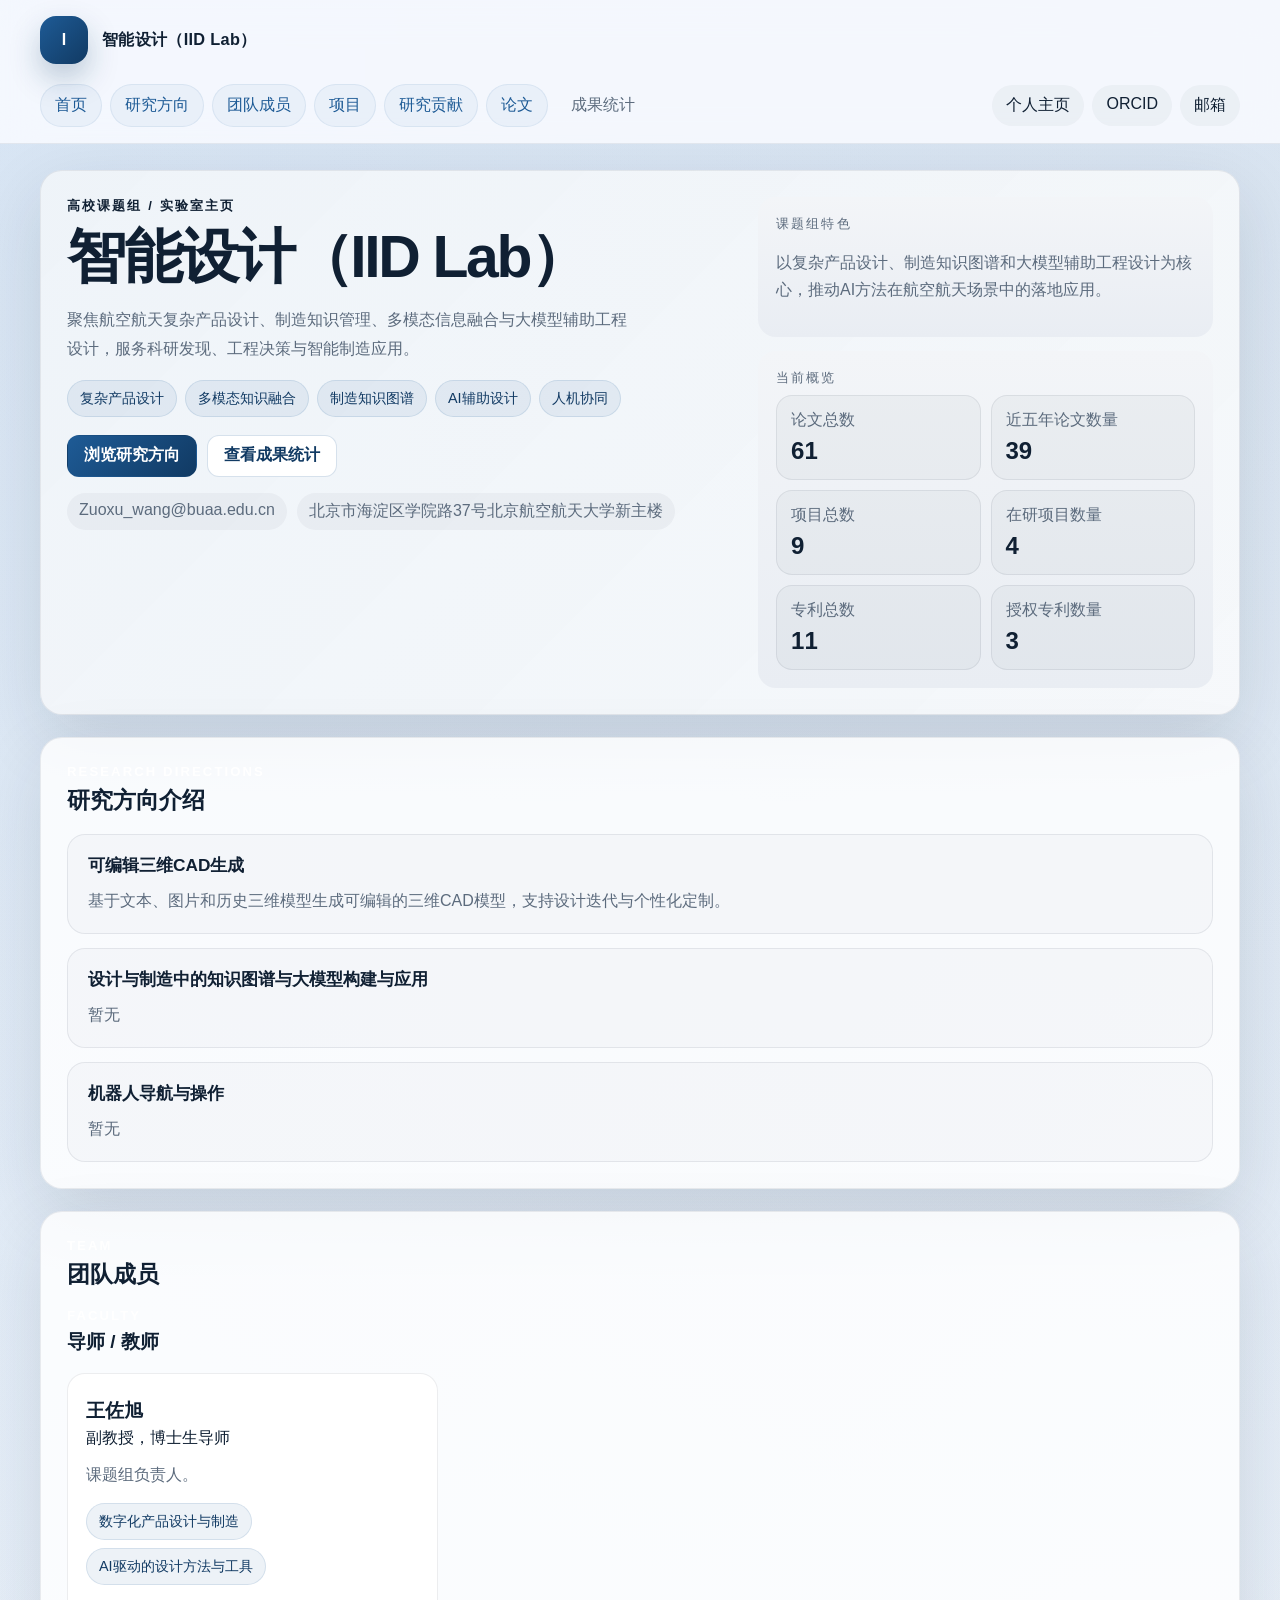
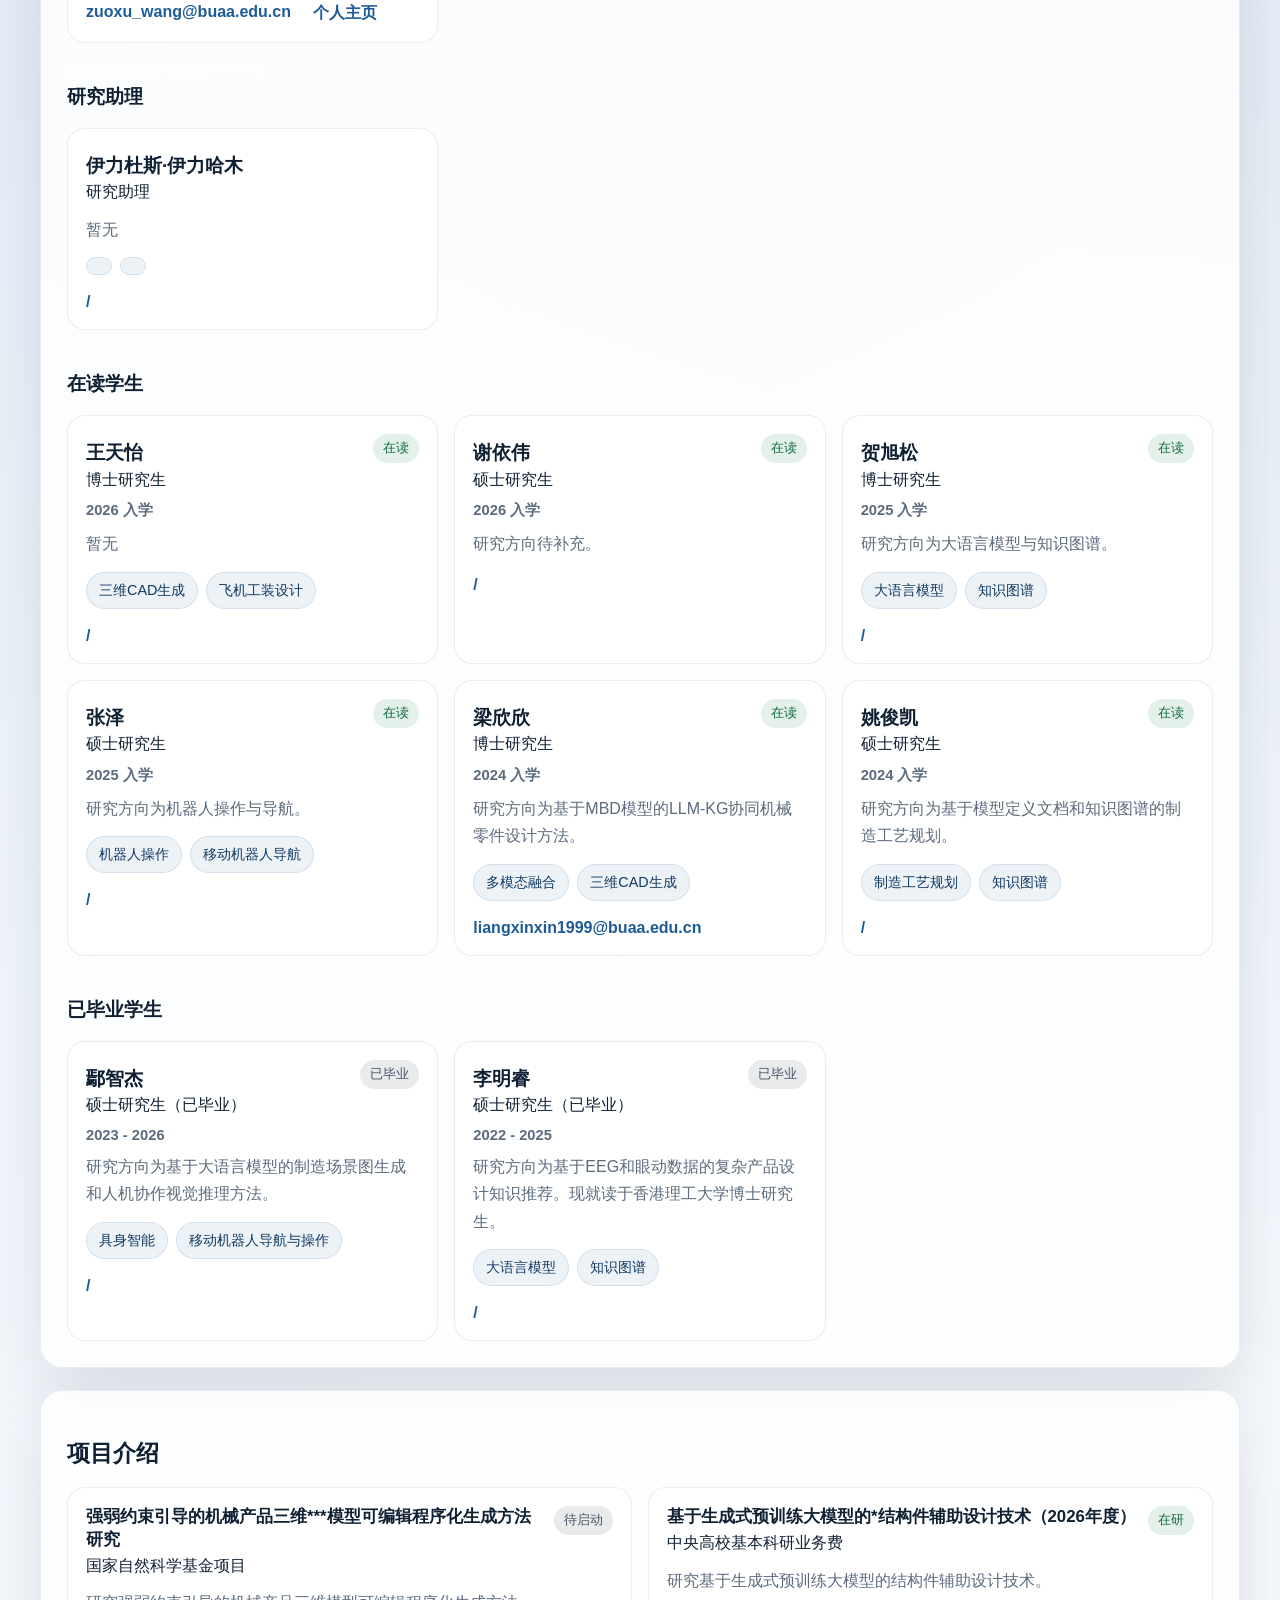
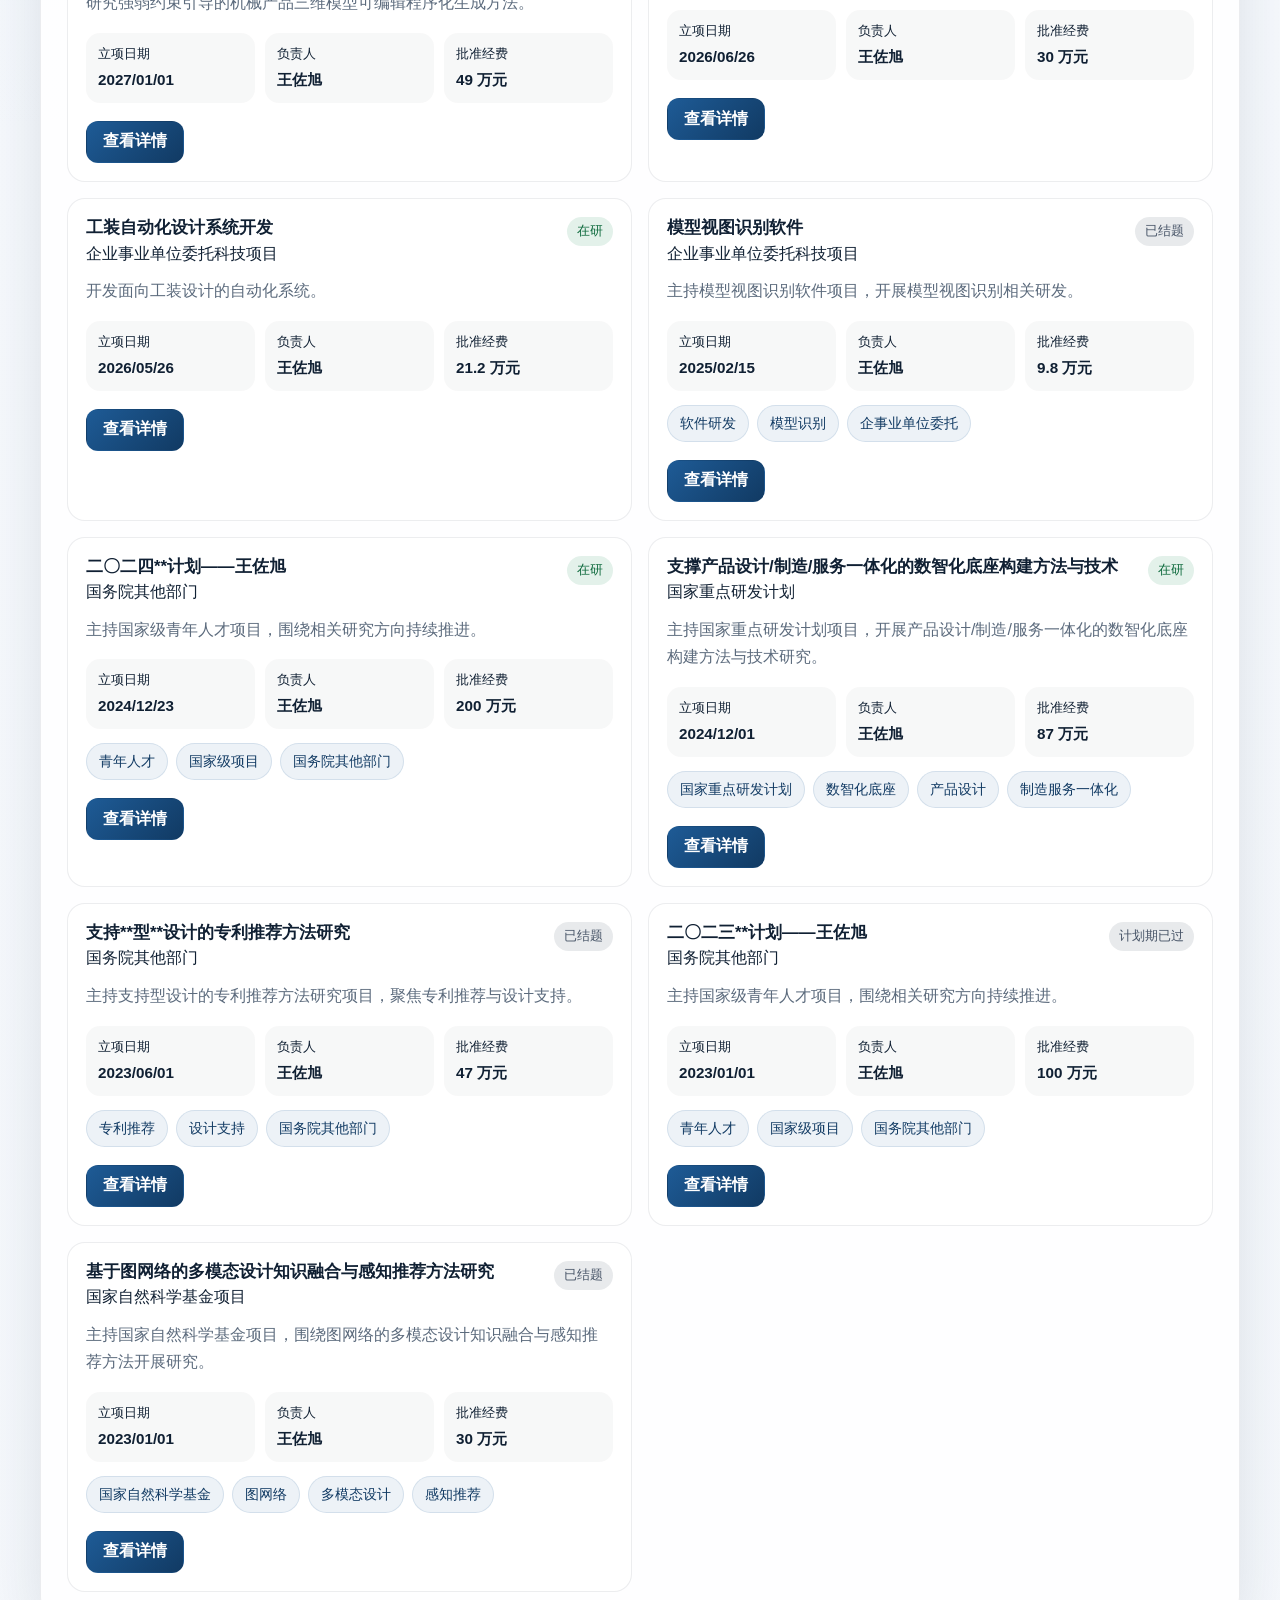
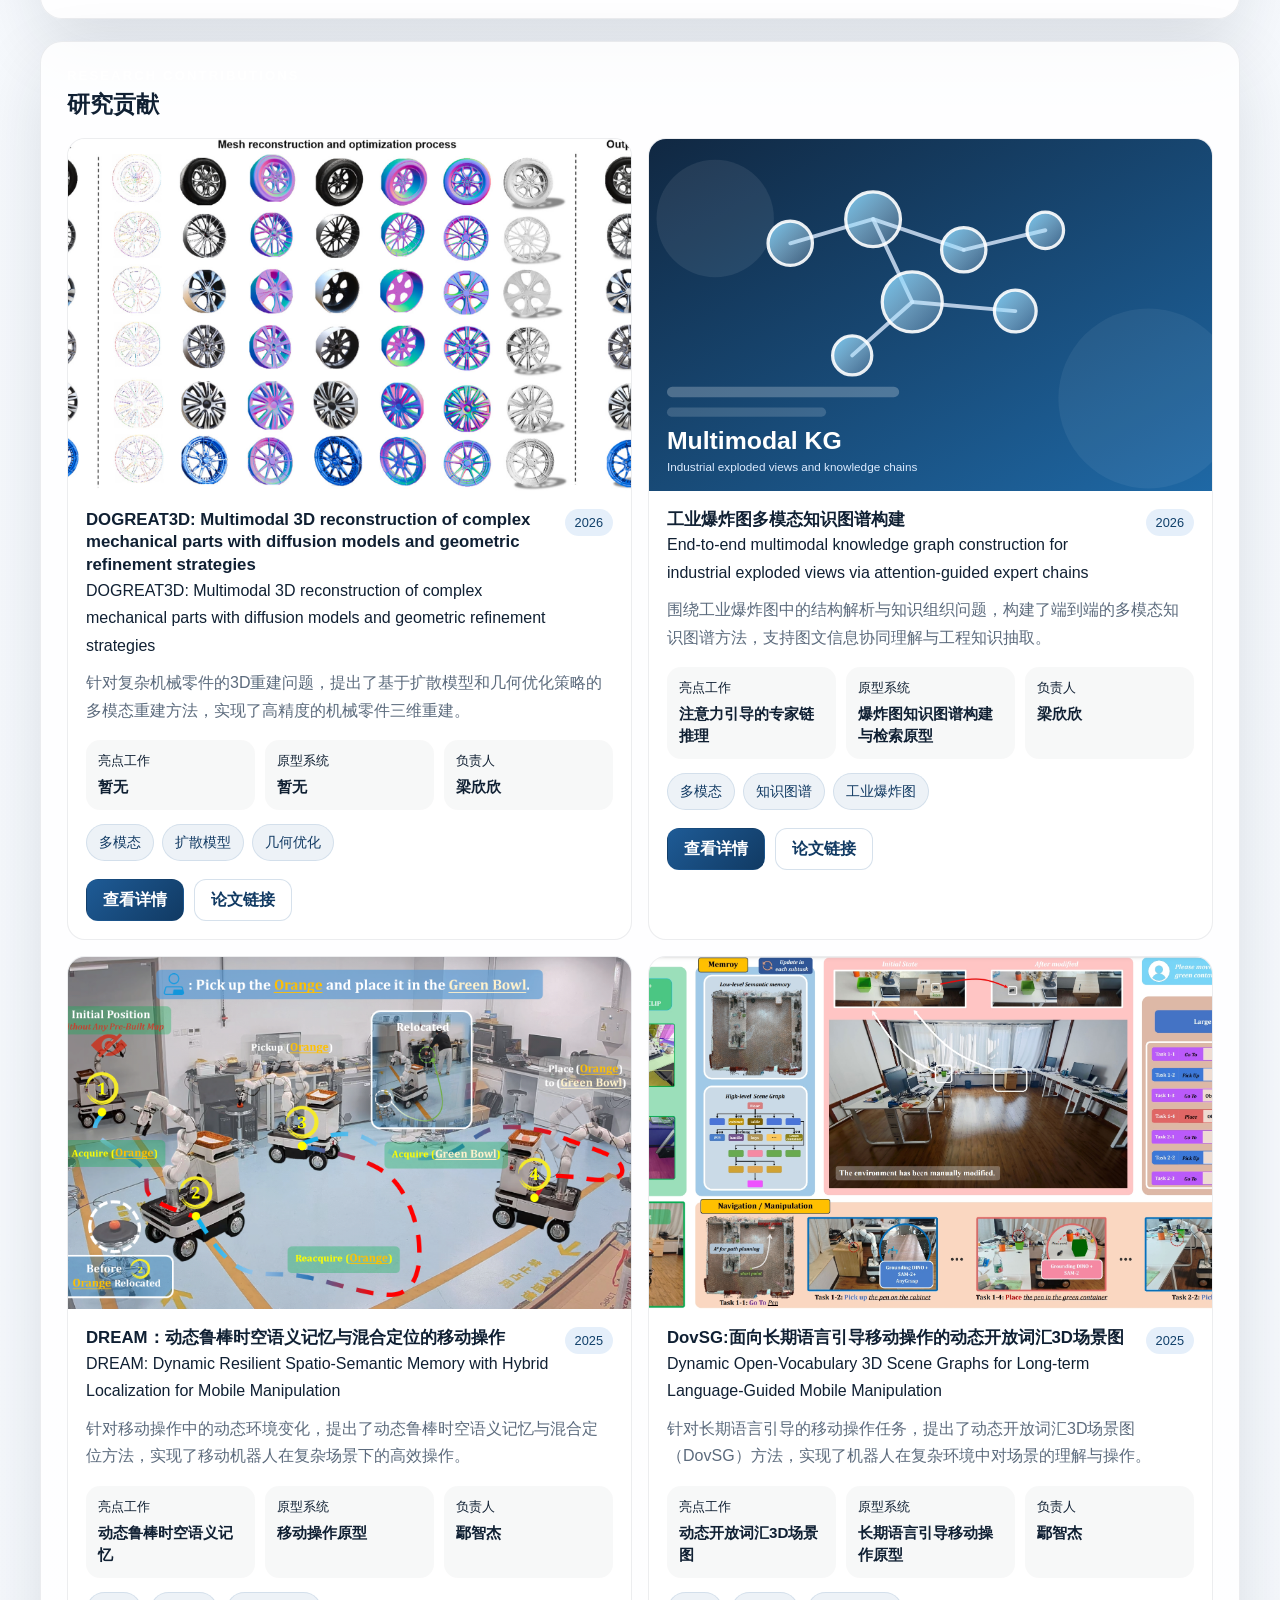
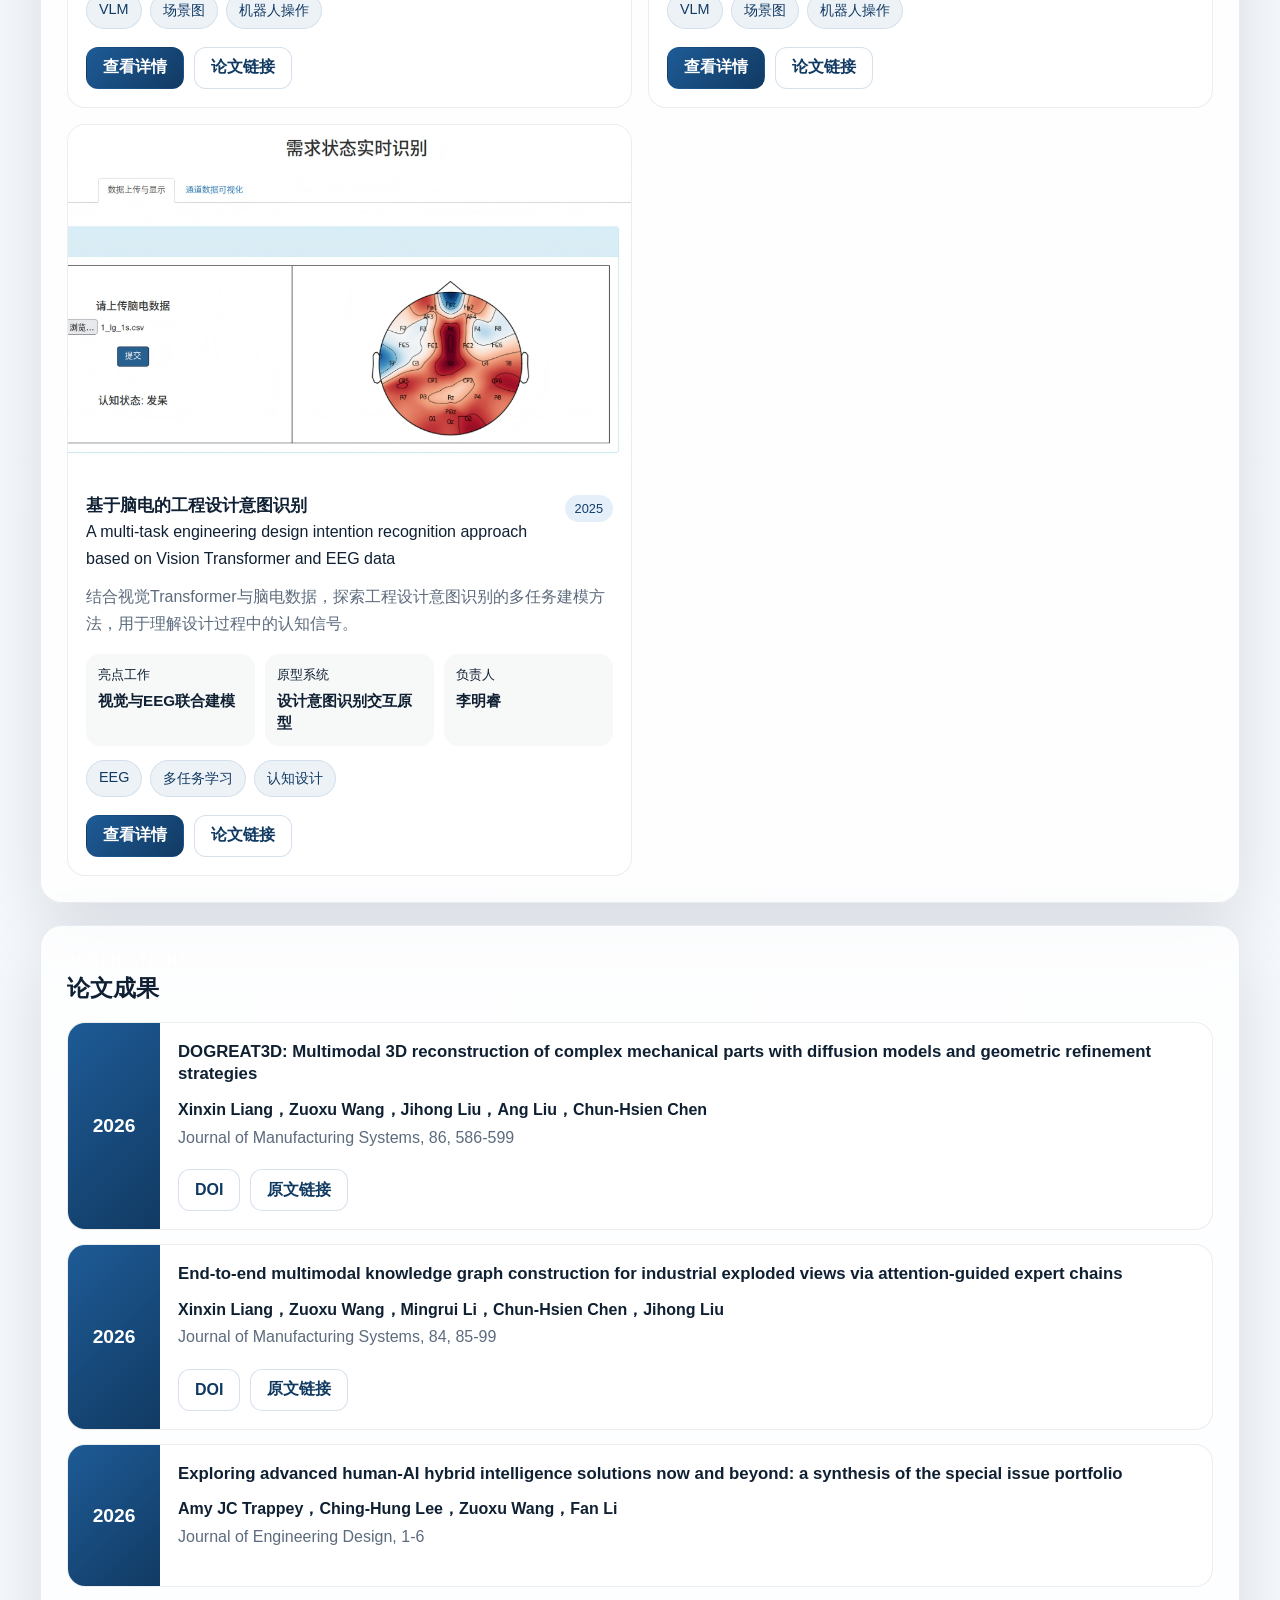
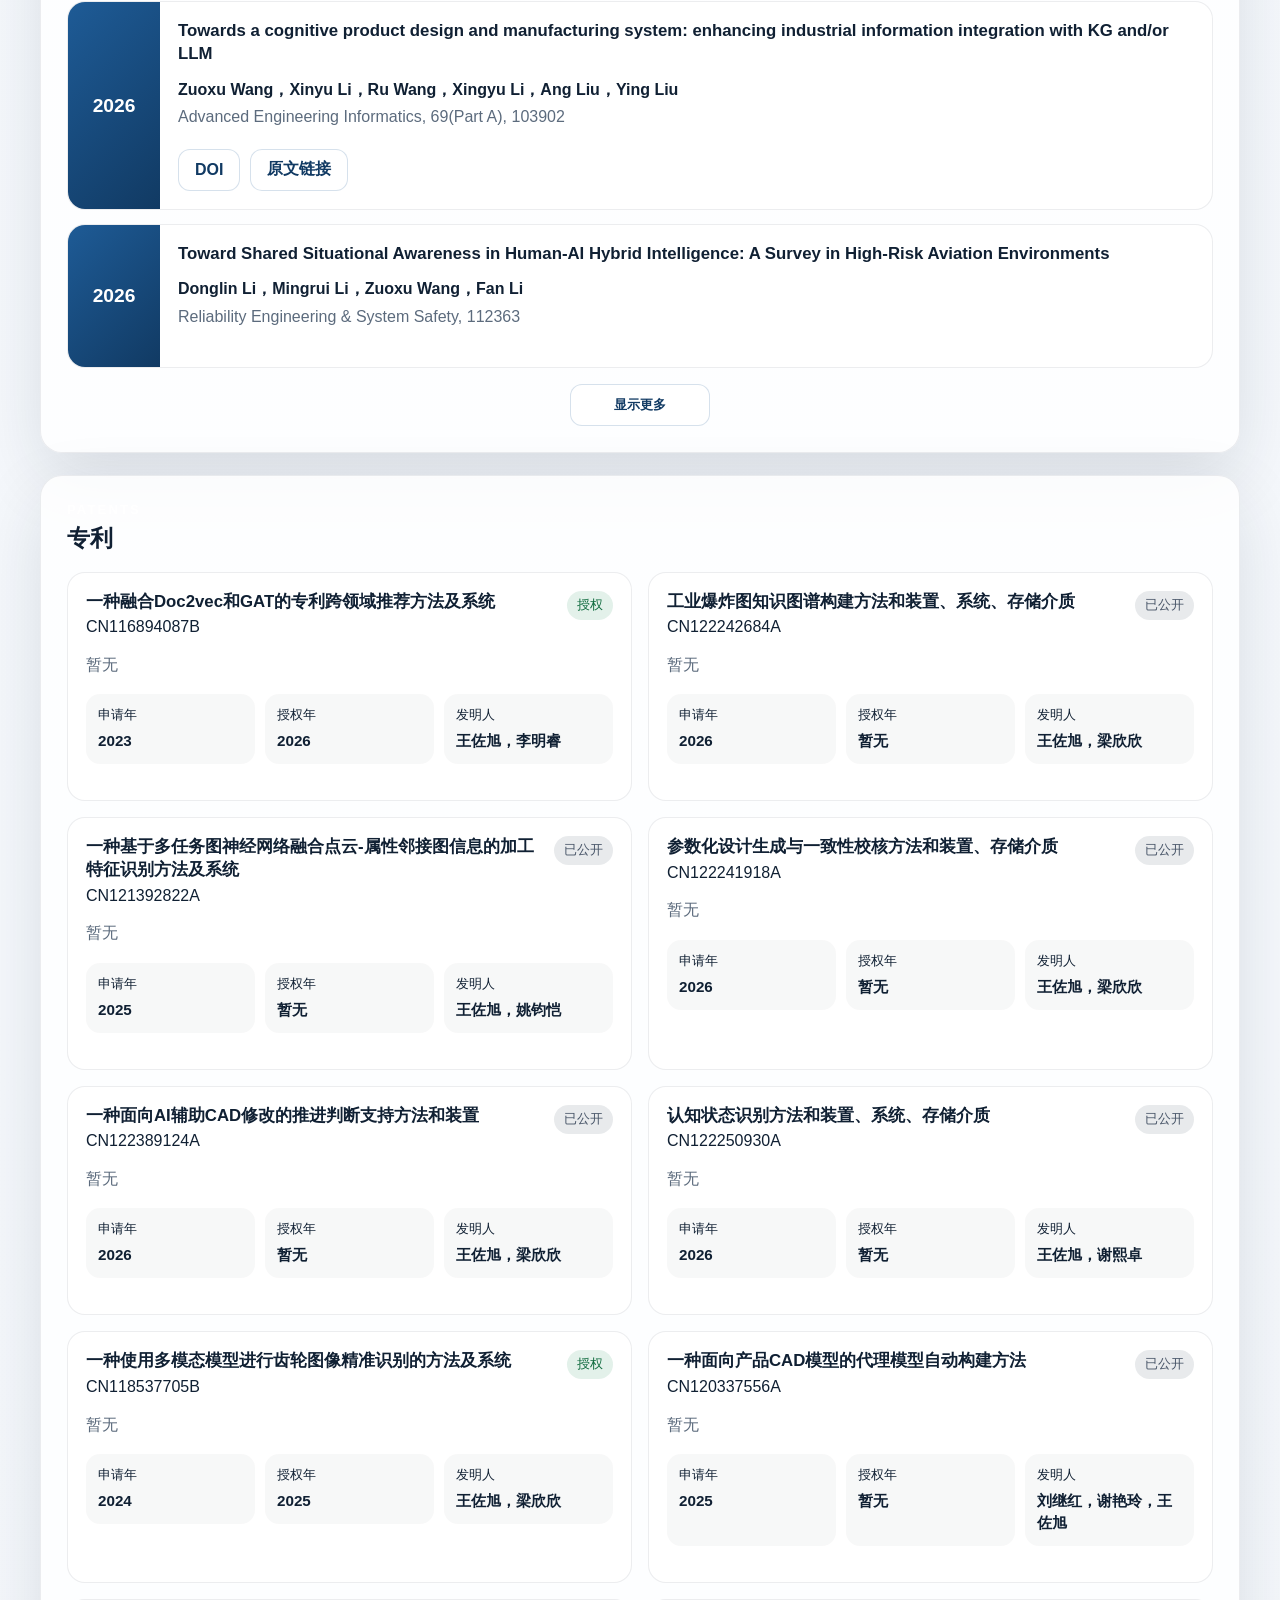
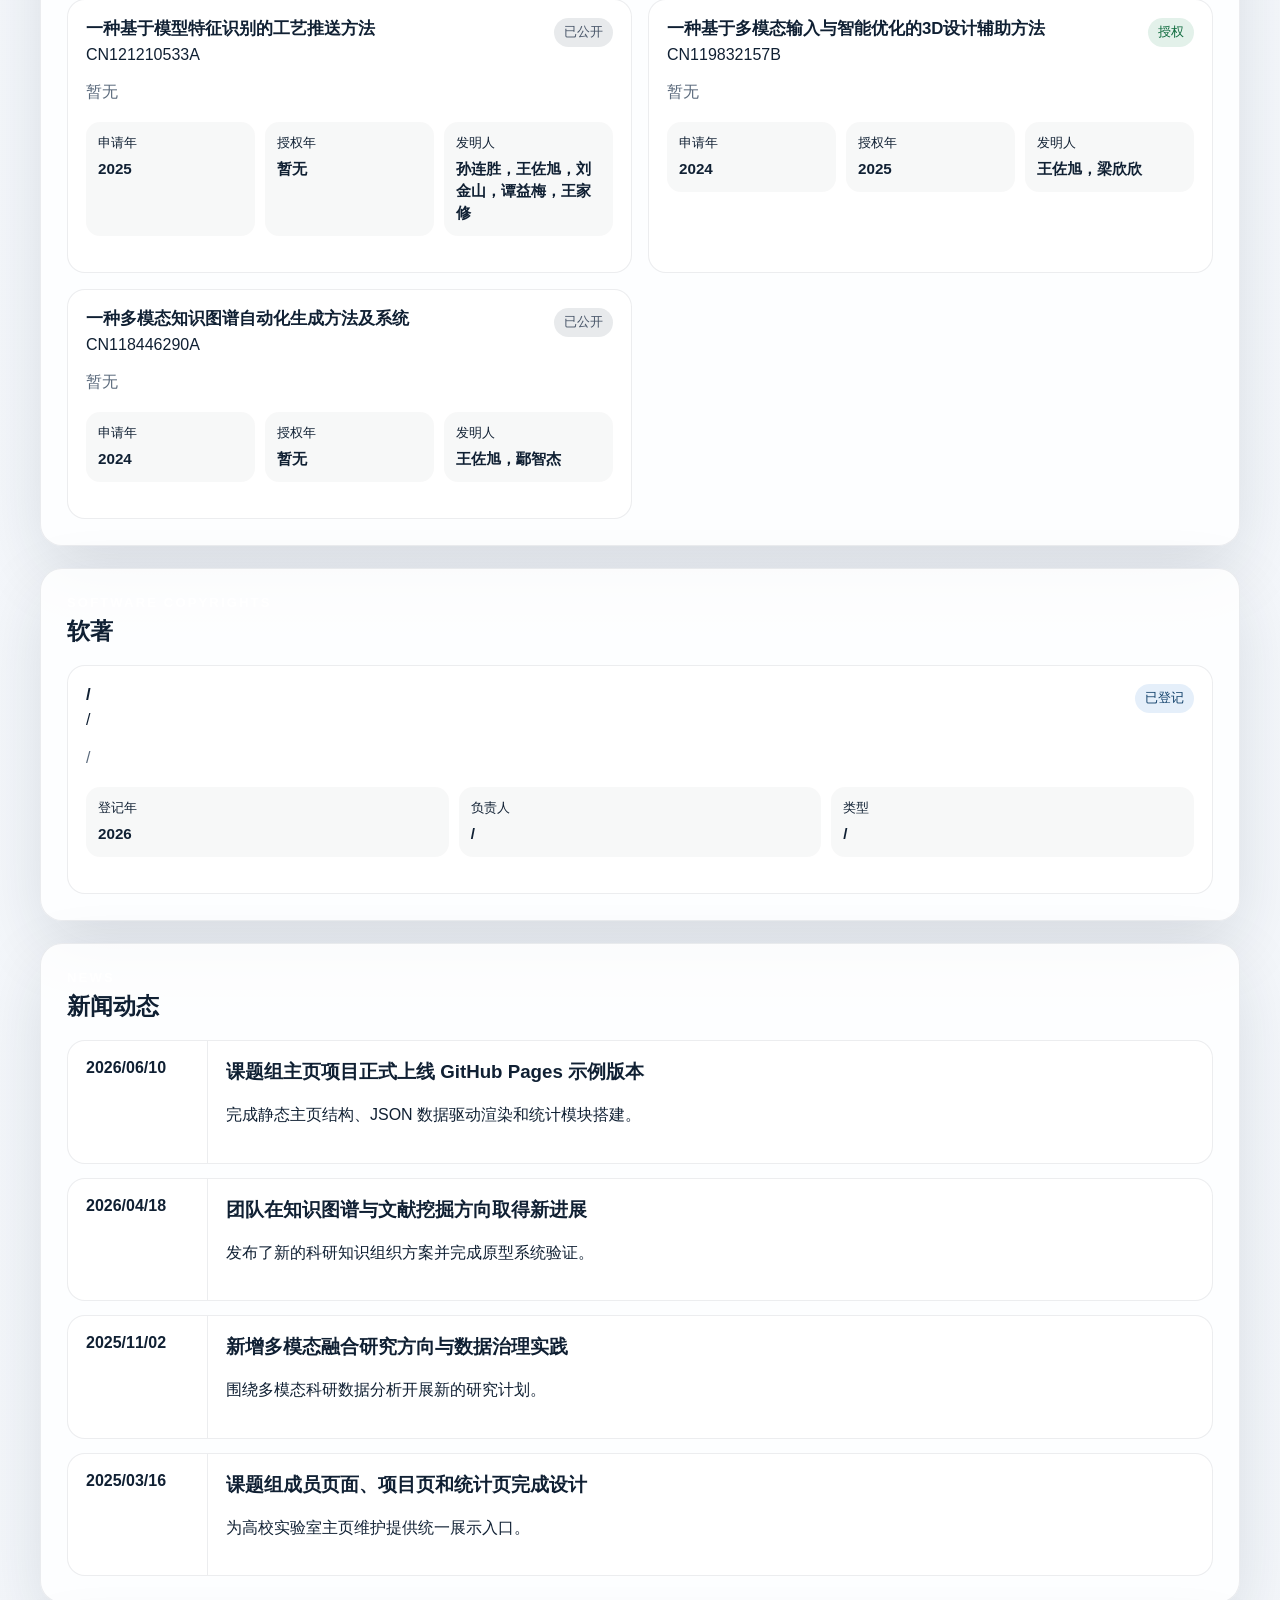
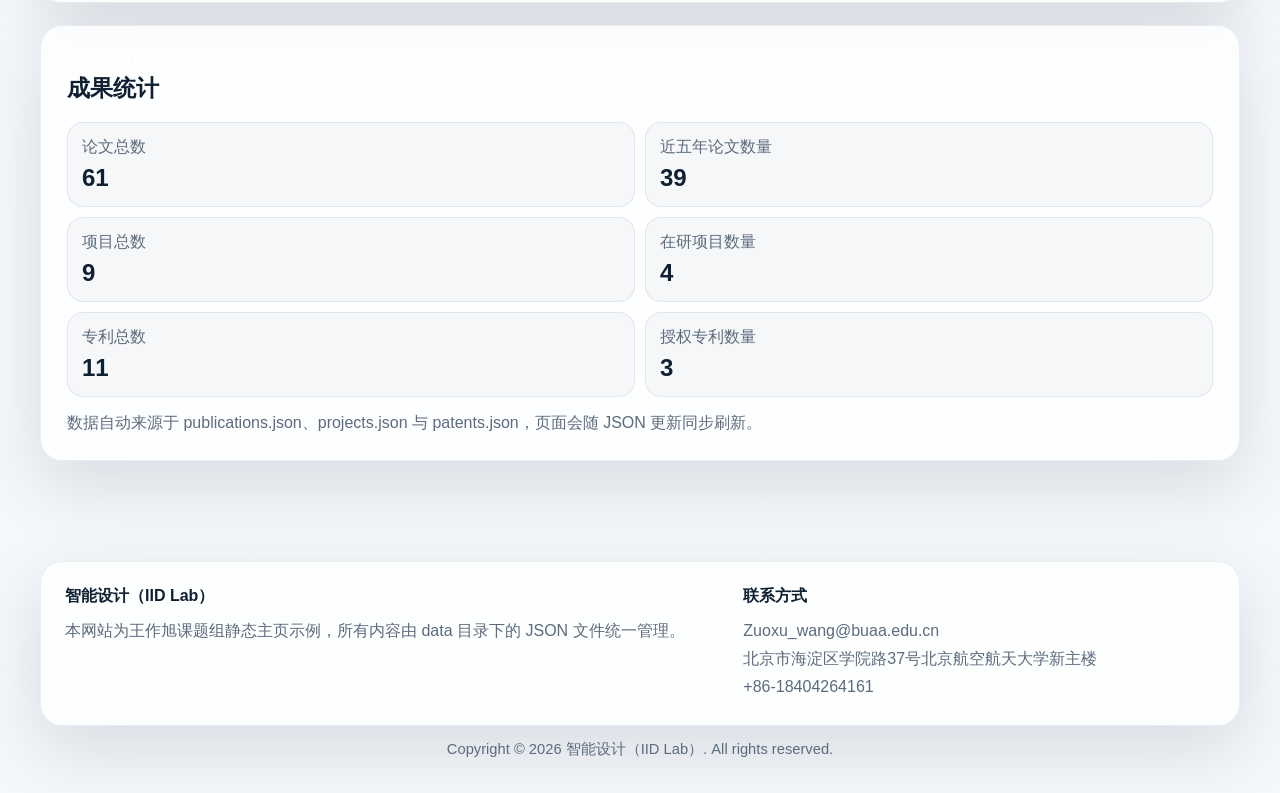
<file: index.html>
<!DOCTYPE html>
<html lang="zh-CN">
<head>
  <meta charset="UTF-8" />
  <meta name="viewport" content="width=device-width, initial-scale=1.0" />

  <title>课题组主页</title>
  <link rel="stylesheet" href="assets/css/styles.css" />
</head>
<body>
  <div class="site-shell">
    <header id="site-header" class="site-header"></header>
    <main class="site-wrap" id="page-content"></main>
    <footer id="site-footer" class="site-footer"></footer>
  </div>
  <script type="module" src="assets/js/index.js"></script>
</body>
</html>
</file>
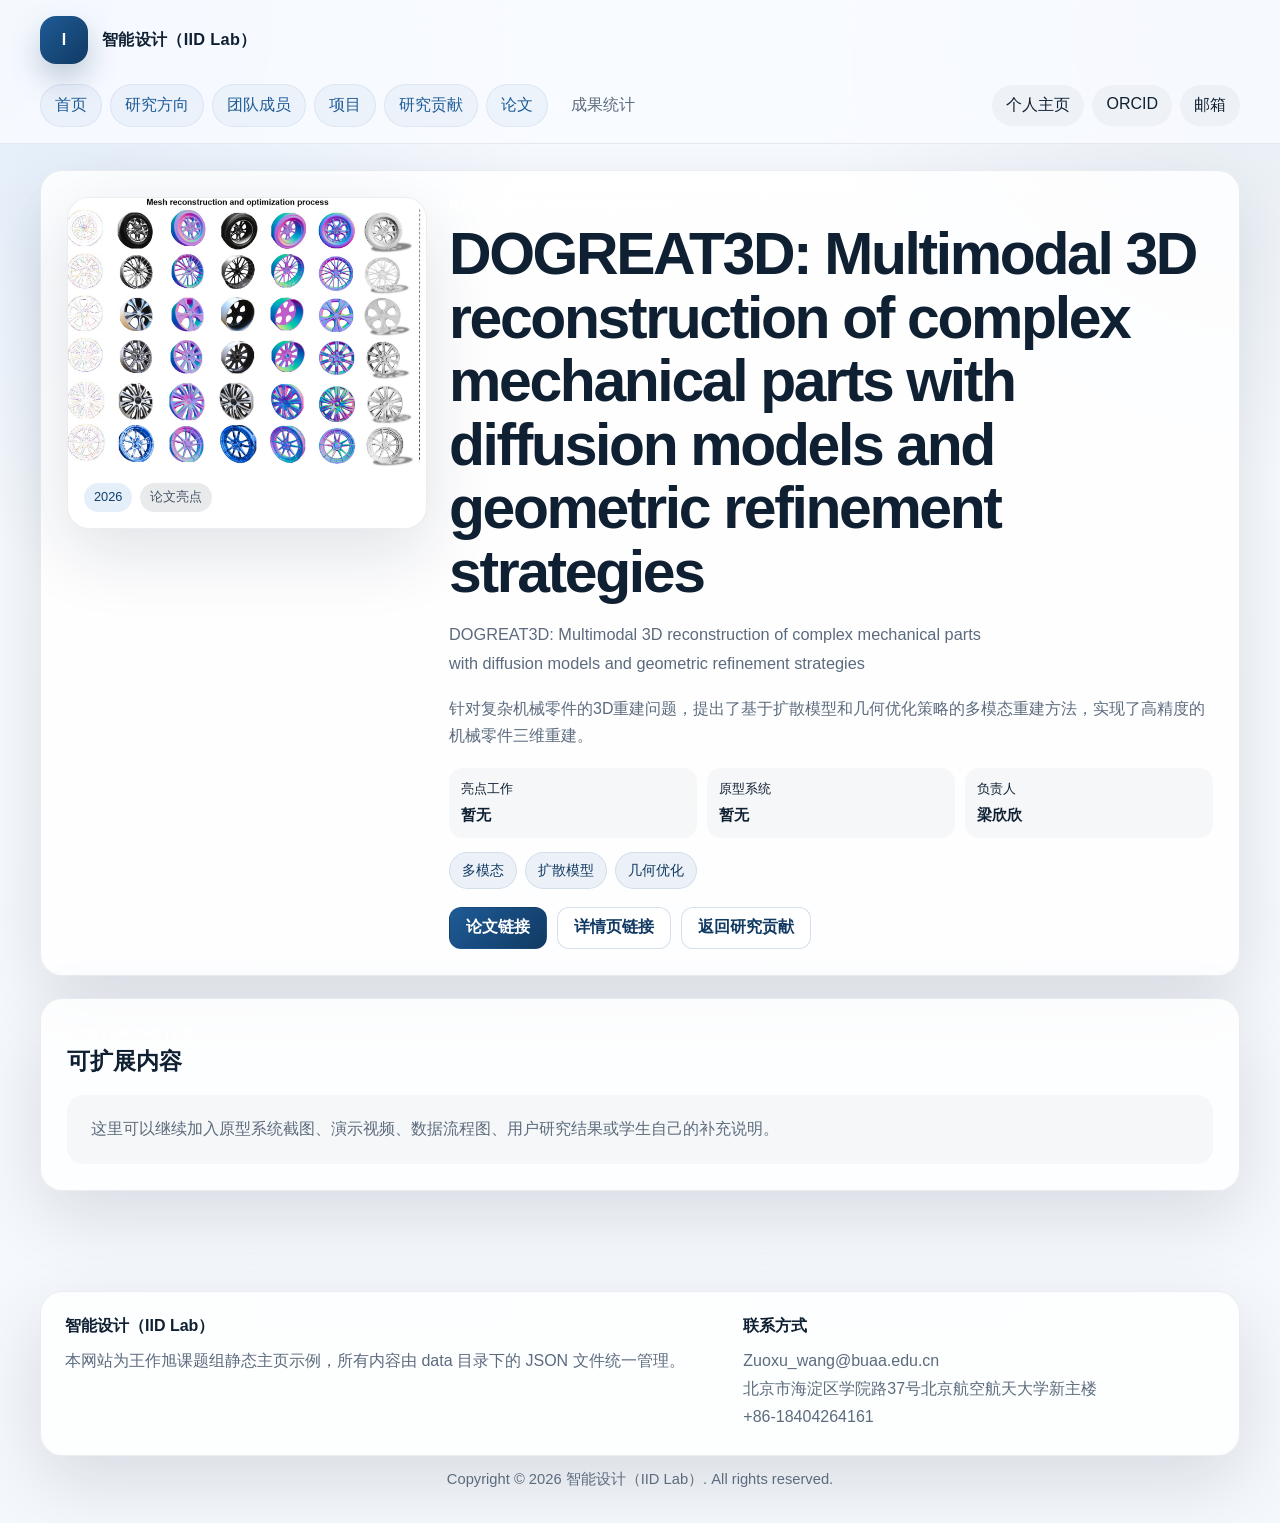
<file: contribution.html>
<!DOCTYPE html>
<html lang="zh-CN">
<head>
  <meta charset="UTF-8" />
  <meta name="viewport" content="width=device-width, initial-scale=1.0" />
  <meta name="description" content="研究贡献详情页" />
  <title>研究贡献详情</title>
  <link rel="stylesheet" href="assets/css/styles.css" />
</head>
<body>
  <div class="site-shell">
    <header id="site-header" class="site-header"></header>
    <main class="site-wrap" id="page-content"></main>
    <footer id="site-footer" class="site-footer"></footer>
  </div>
  <script type="module" src="assets/js/contribution.js"></script>
</body>
</html>
</file>
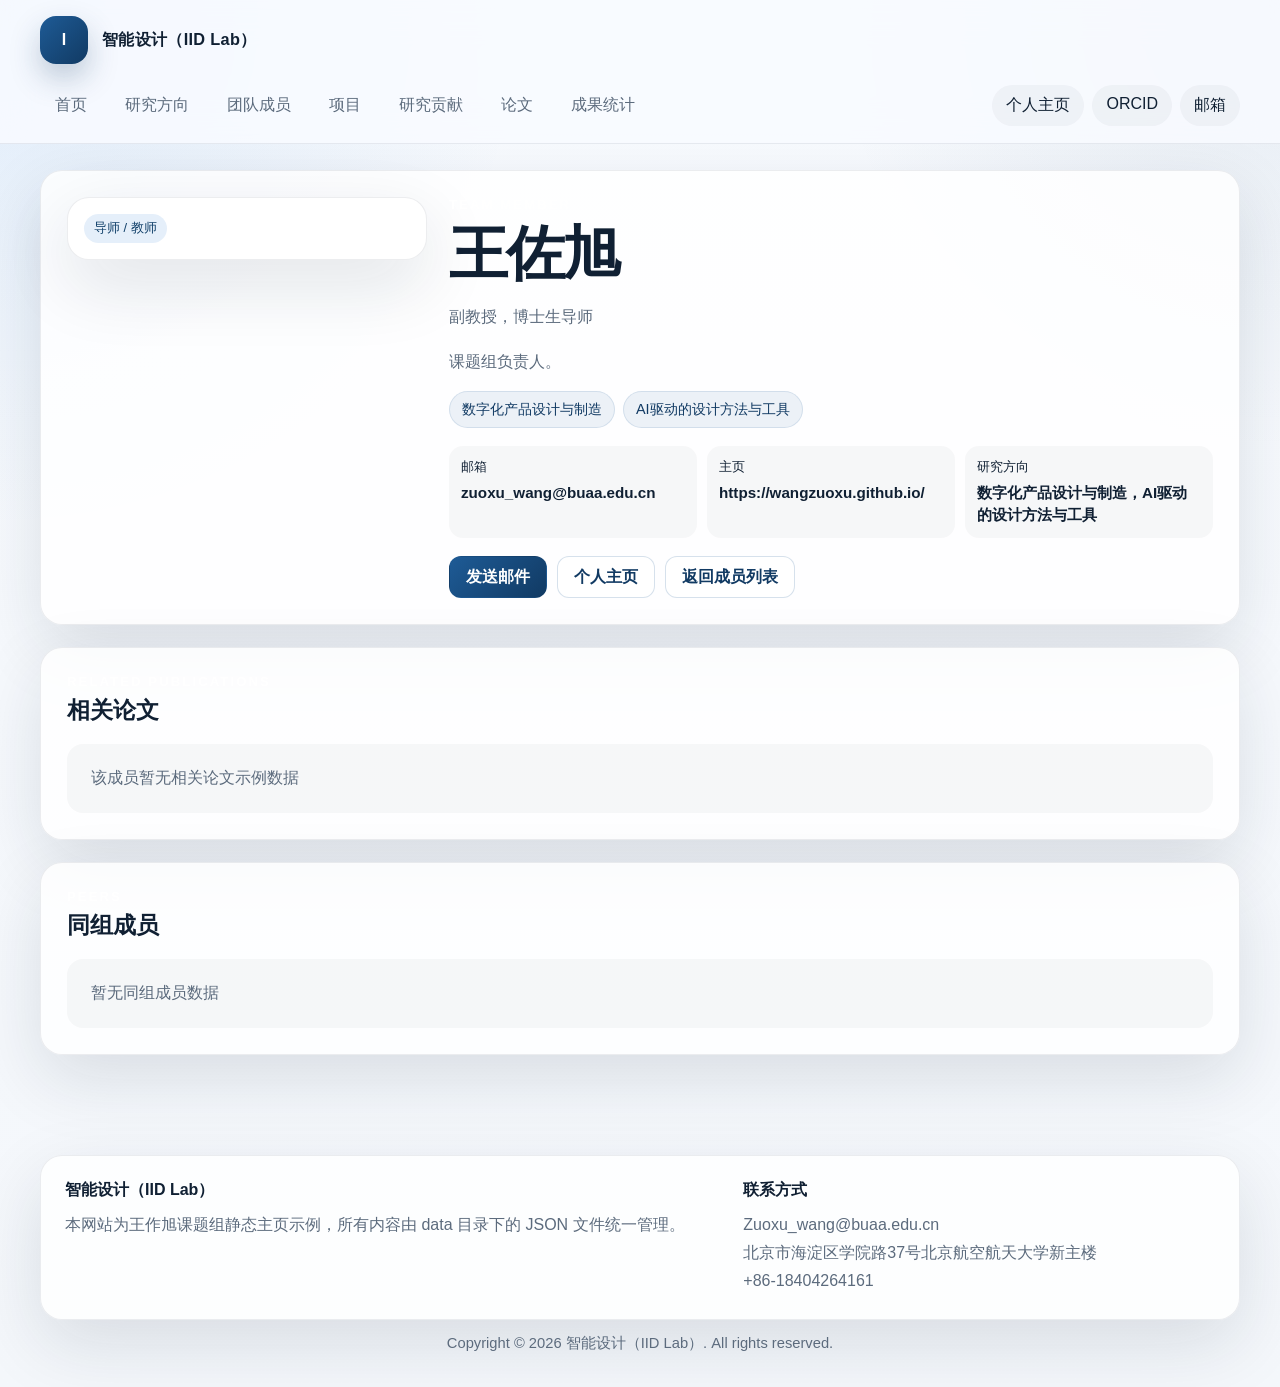
<file: member.html>
<!DOCTYPE html>
<html lang="zh-CN">
<head>
  <meta charset="UTF-8" />
  <meta name="viewport" content="width=device-width, initial-scale=1.0" />
  <meta name="description" content="团队成员详情页" />
  <title>团队成员</title>
  <link rel="stylesheet" href="assets/css/styles.css" />
</head>
<body>
  <div class="site-shell">
    <header id="site-header" class="site-header"></header>
    <main class="site-wrap" id="page-content"></main>
    <footer id="site-footer" class="site-footer"></footer>
  </div>
  <script type="module" src="assets/js/member.js"></script>
</body>
</html>
</file>
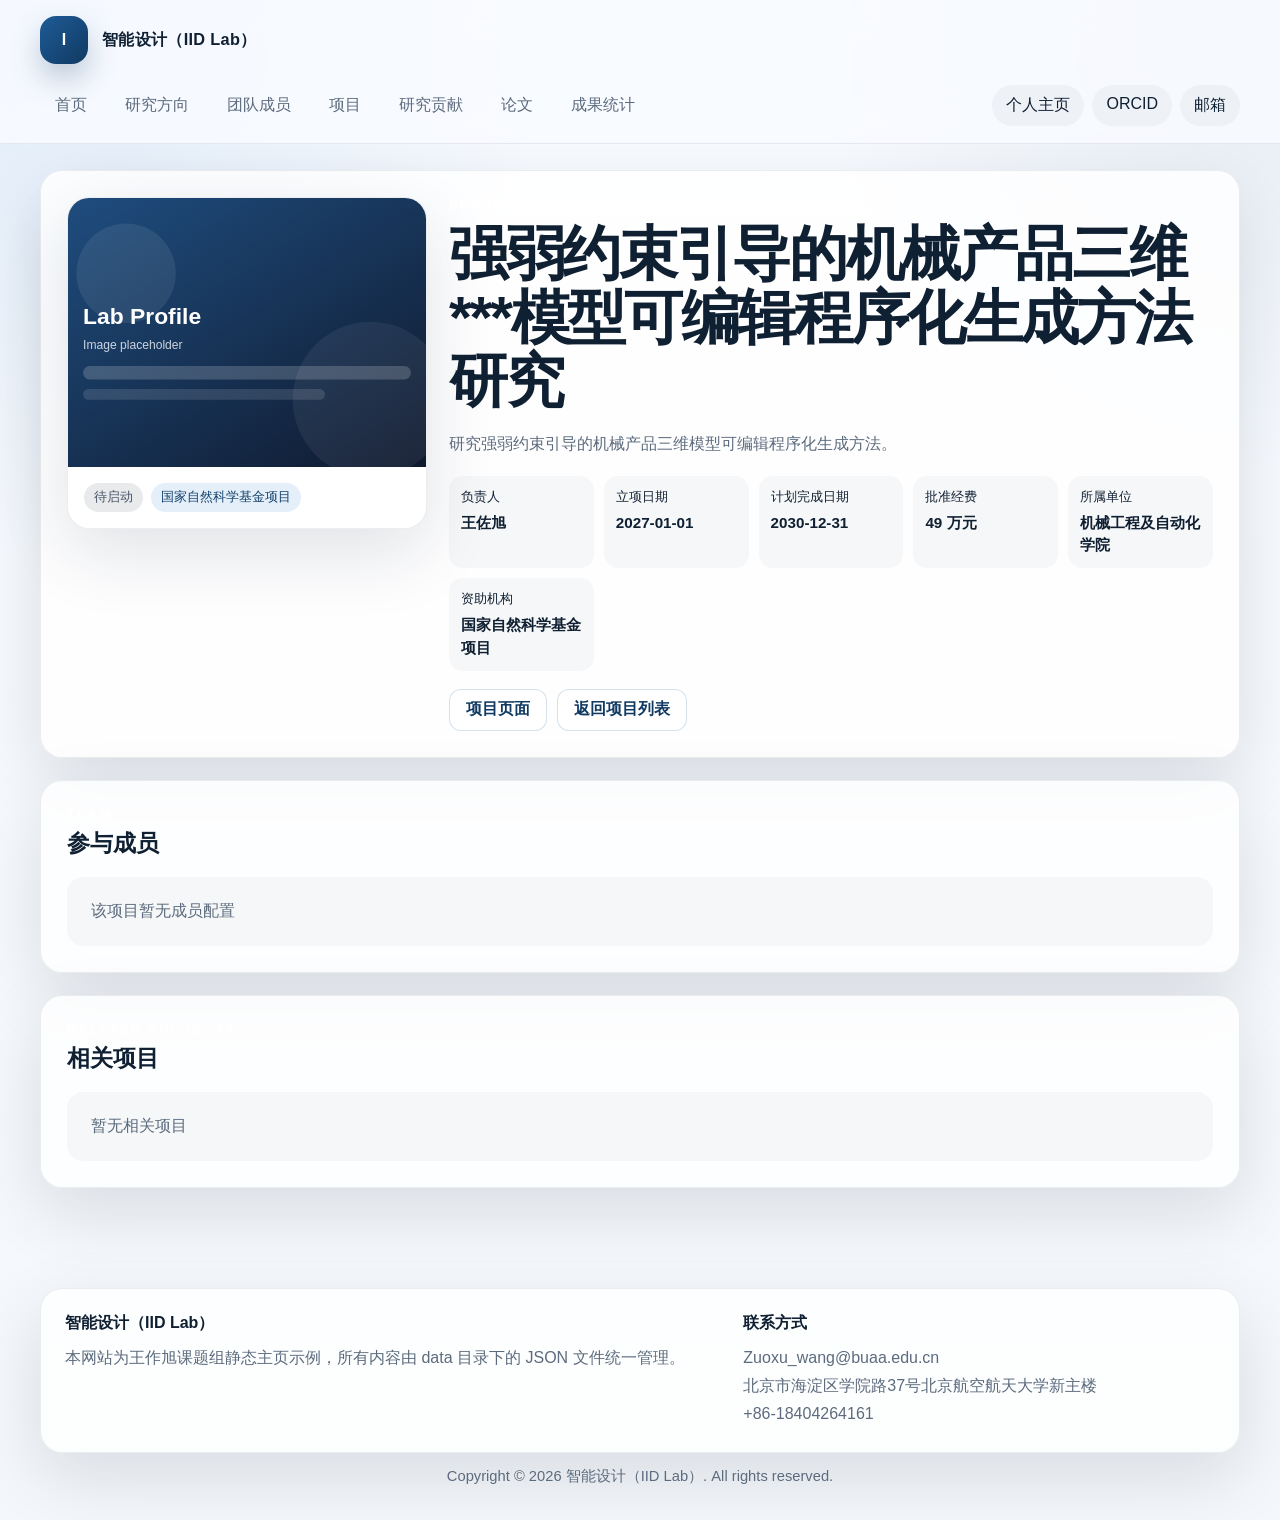
<file: project.html>
<!DOCTYPE html>
<html lang="zh-CN">
<head>
  <meta charset="UTF-8" />
  <meta name="viewport" content="width=device-width, initial-scale=1.0" />
  <meta name="description" content="项目详情页" />
  <title>项目详情</title>
  <link rel="stylesheet" href="assets/css/styles.css" />
</head>
<body>
  <div class="site-shell">
    <header id="site-header" class="site-header"></header>
    <main class="site-wrap" id="page-content"></main>
    <footer id="site-footer" class="site-footer"></footer>
  </div>
  <script type="module" src="assets/js/project.js"></script>
</body>
</html>
</file>
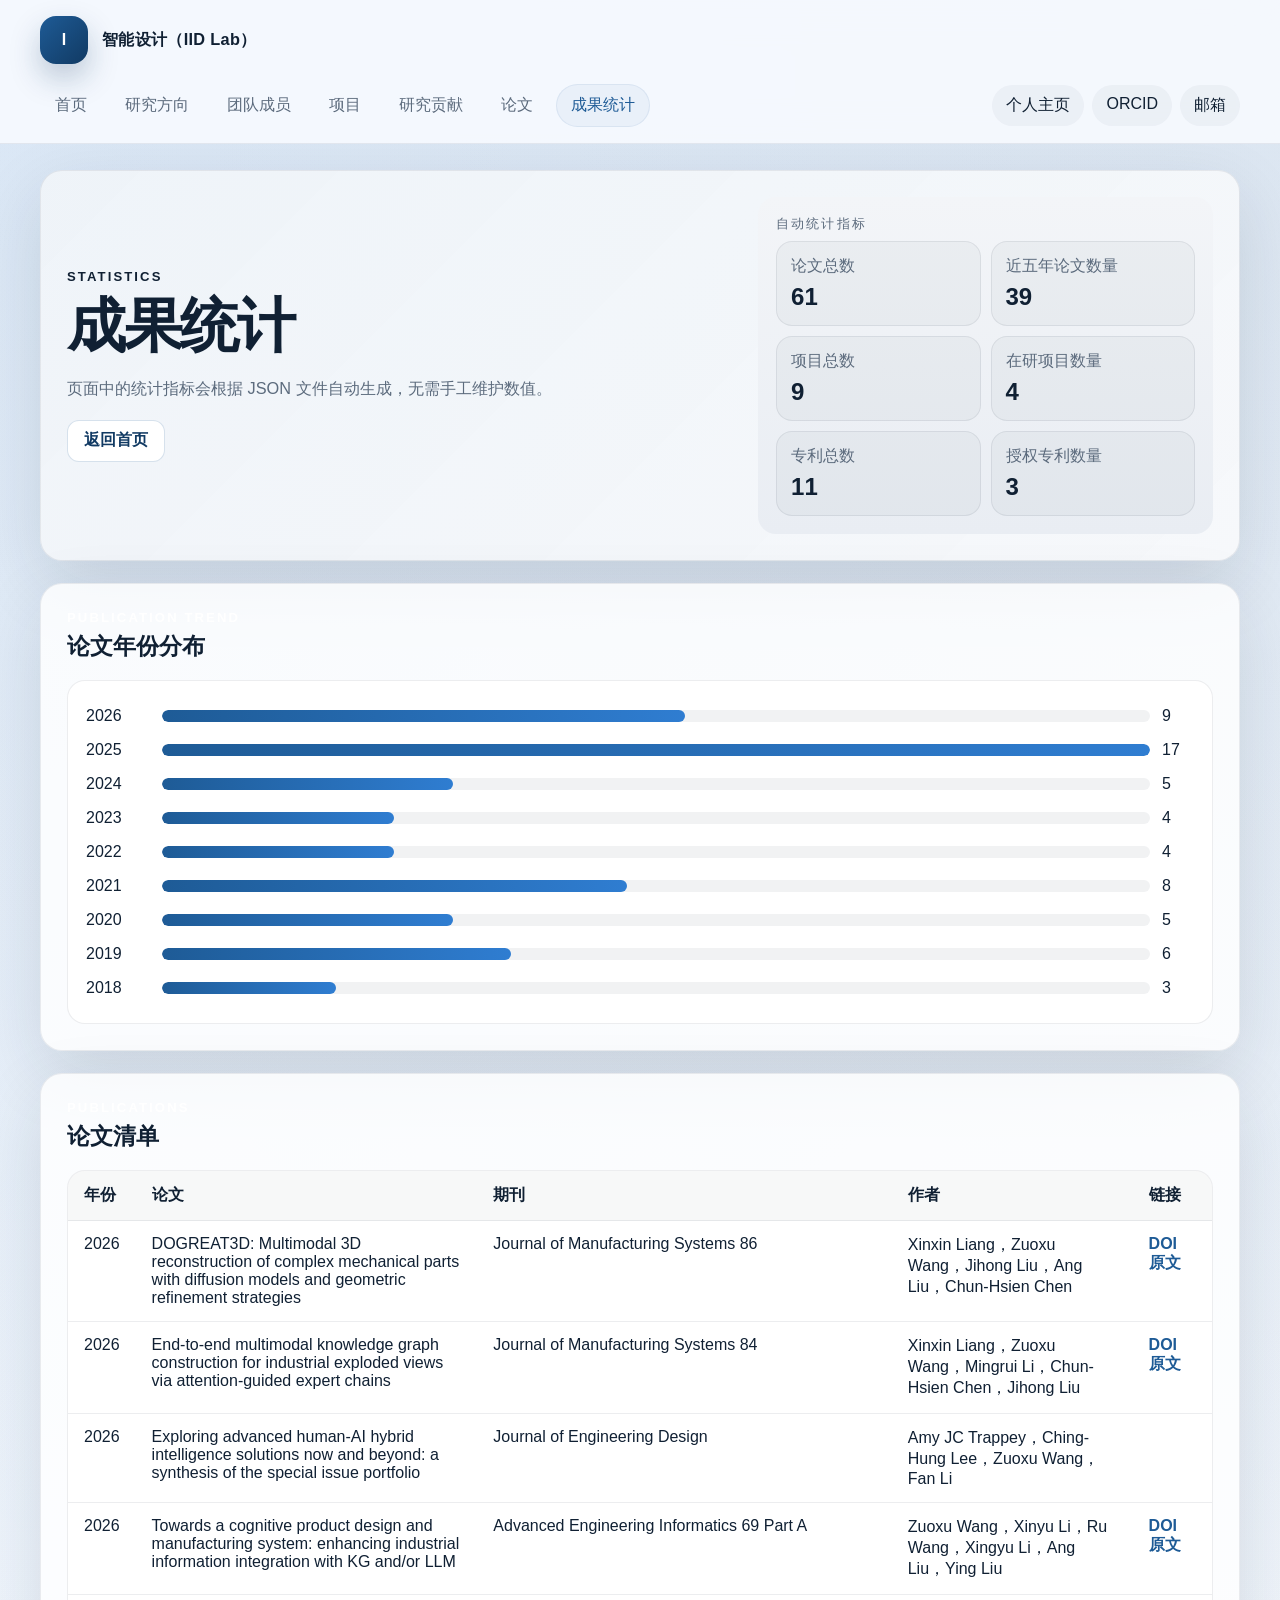
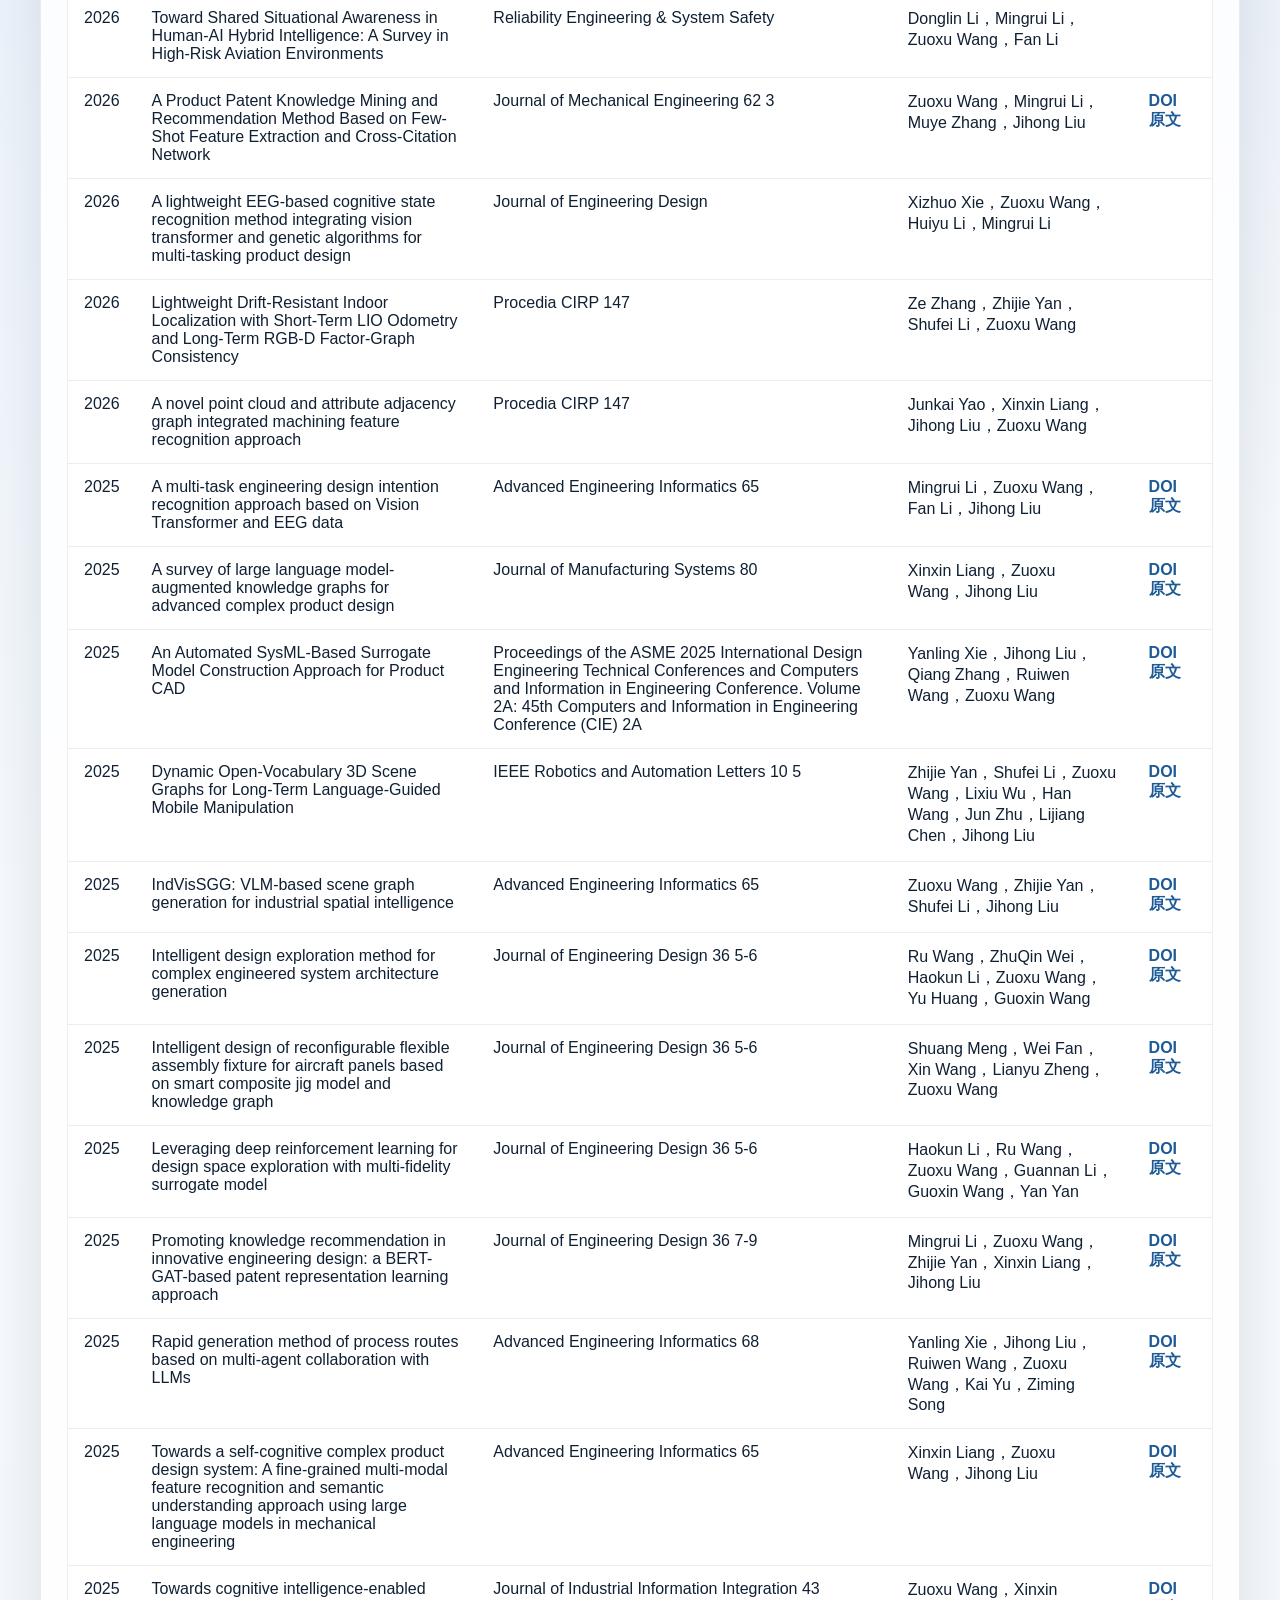
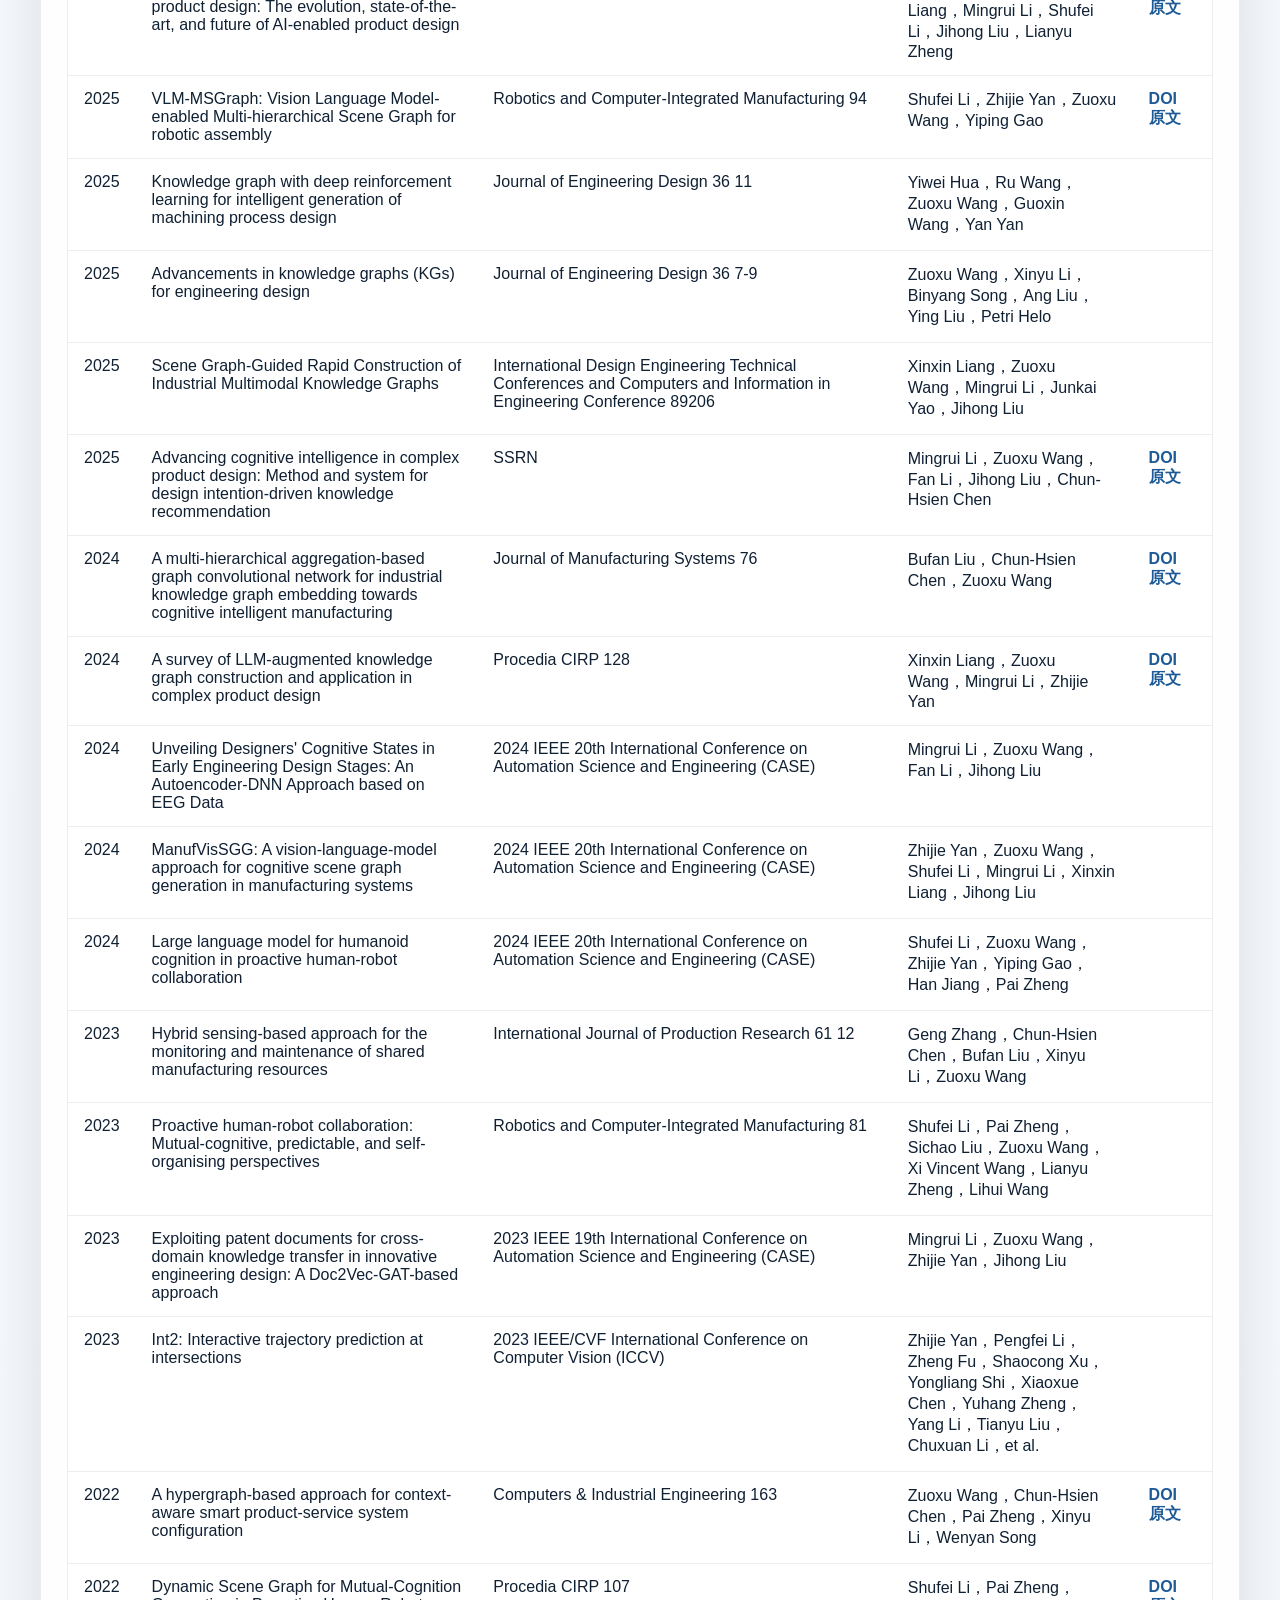
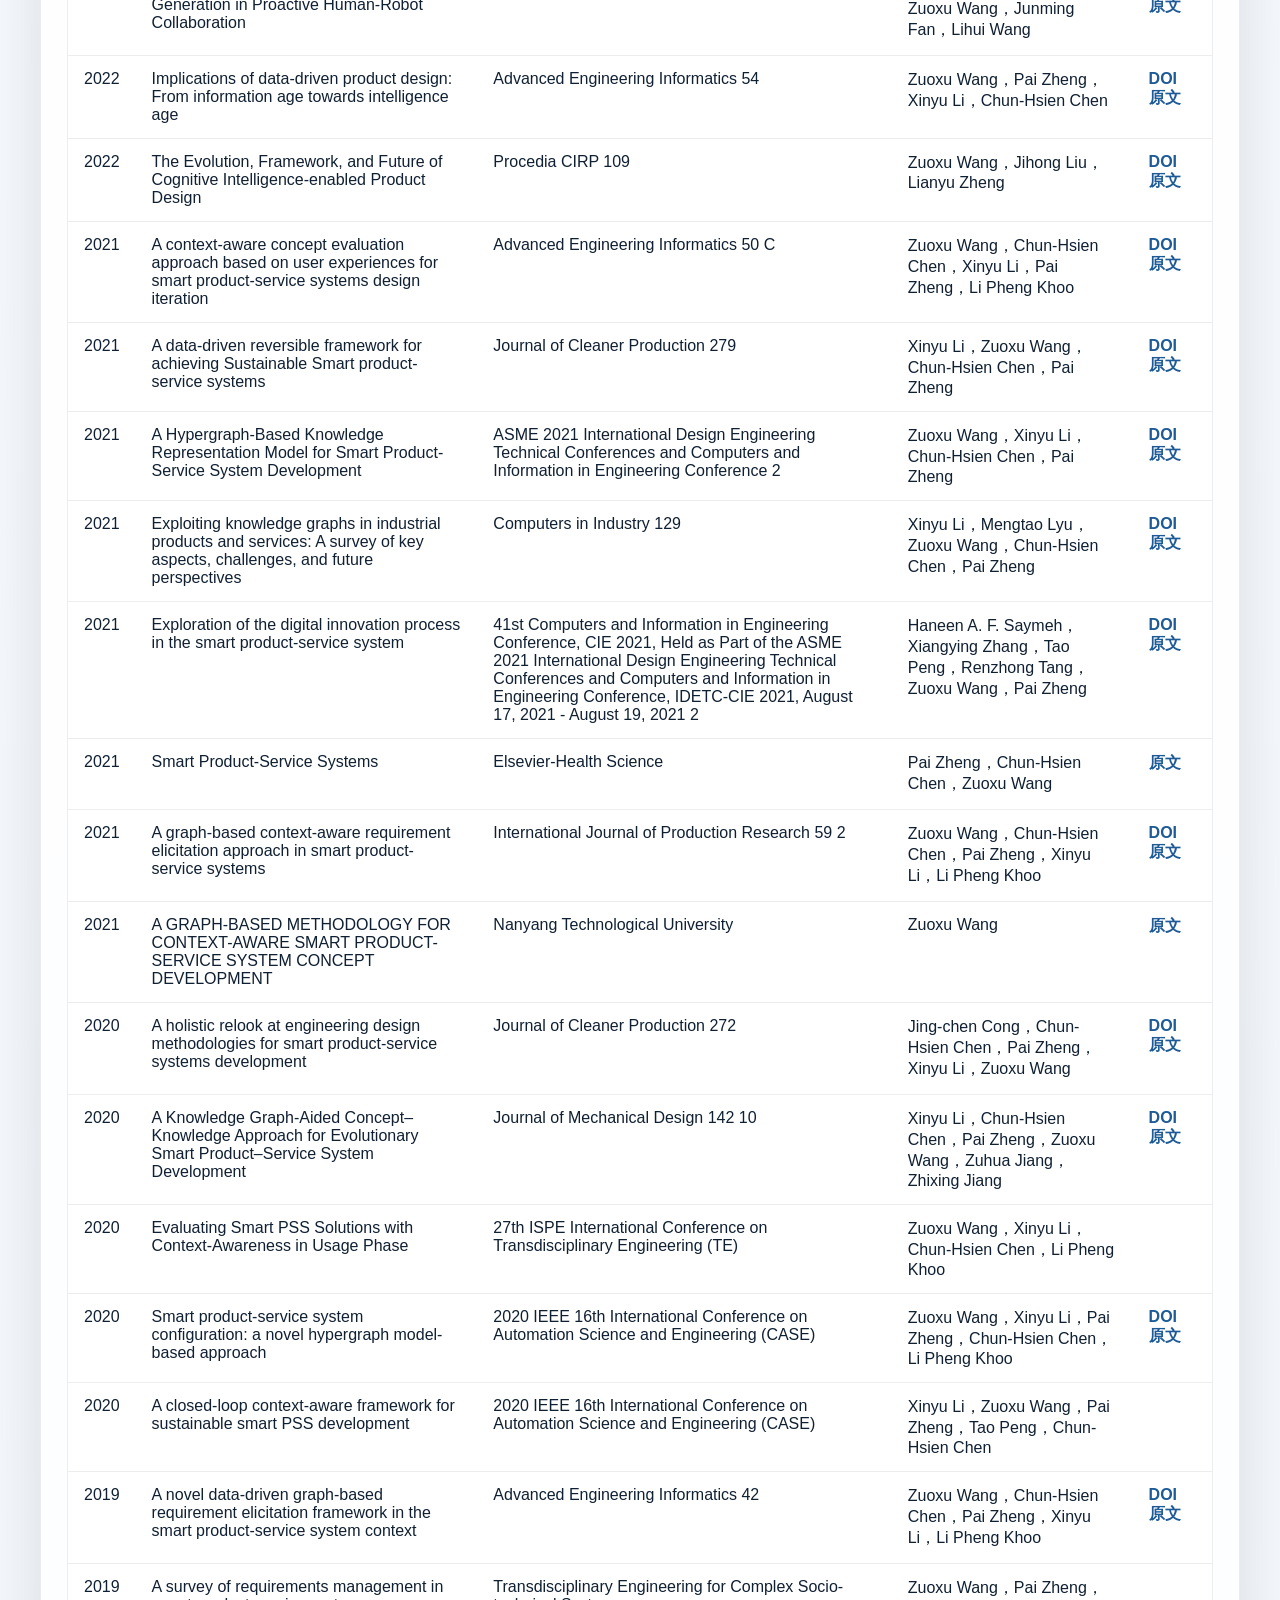
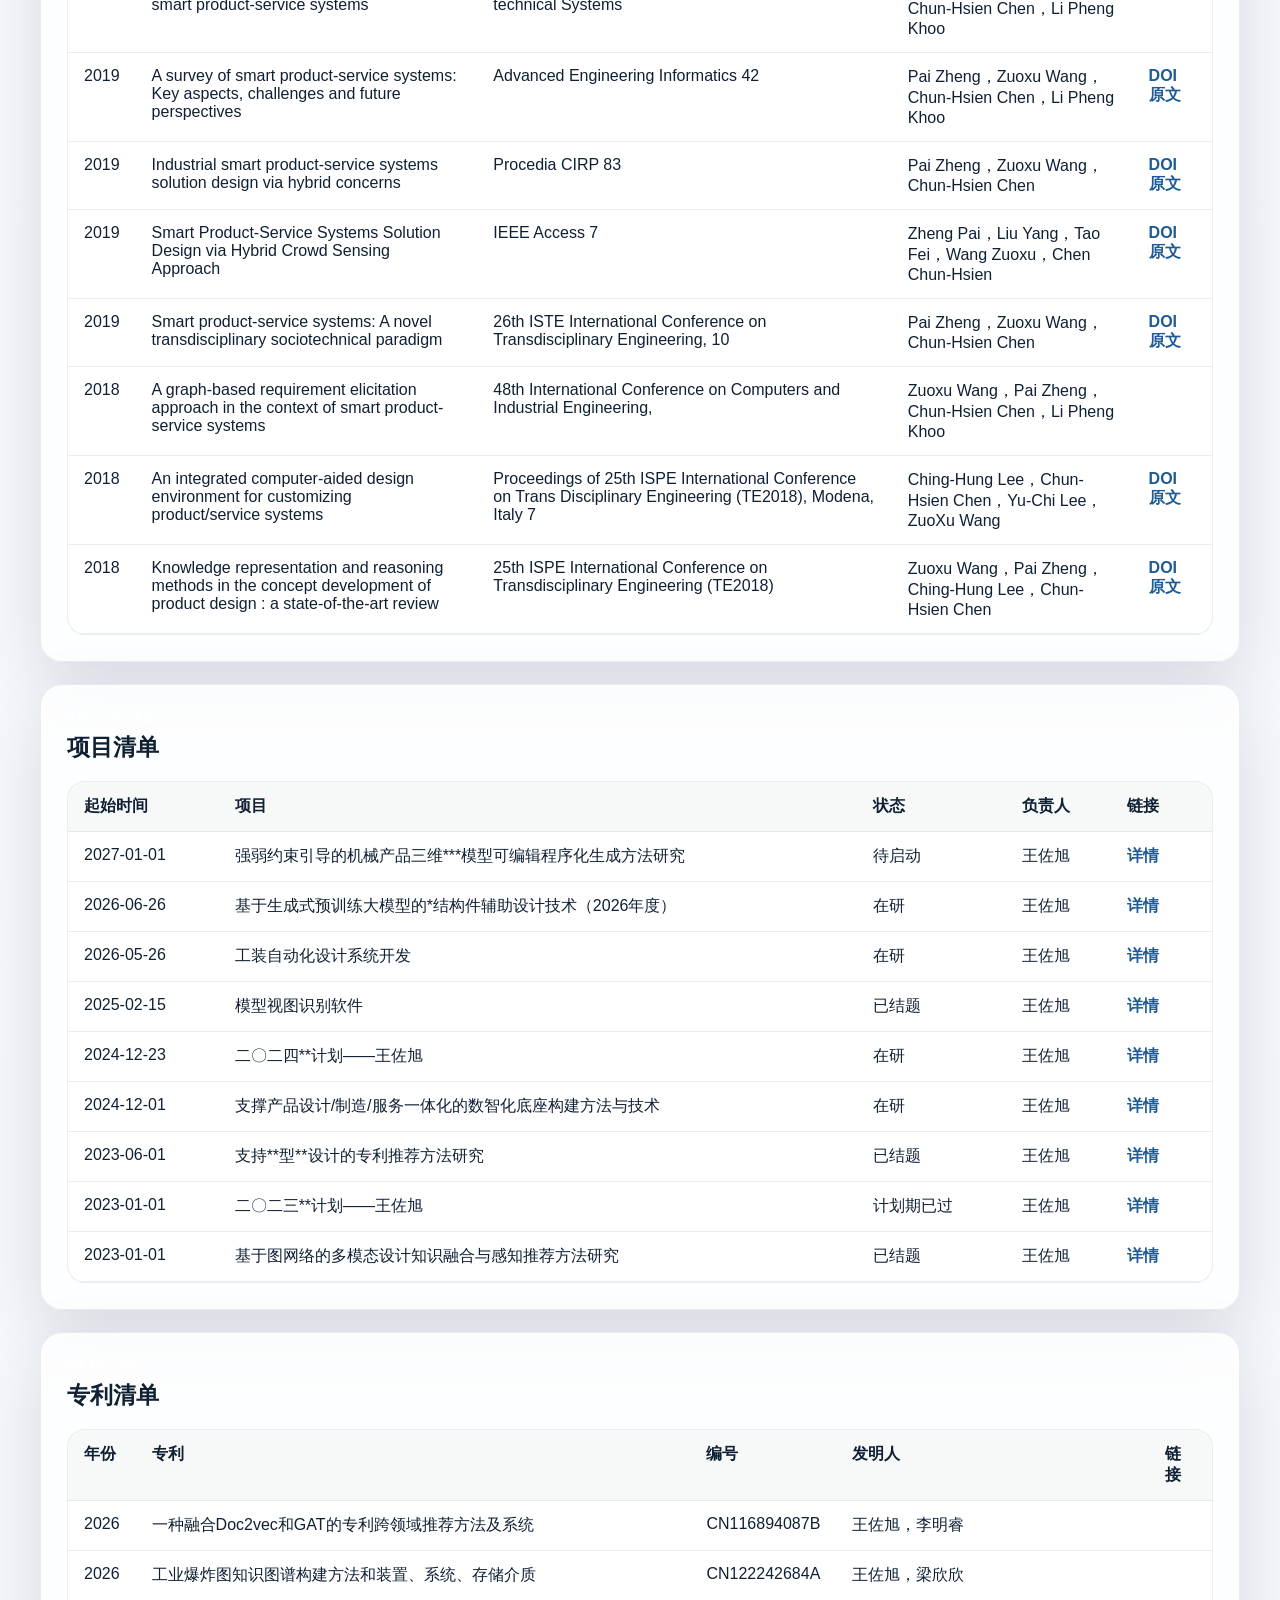
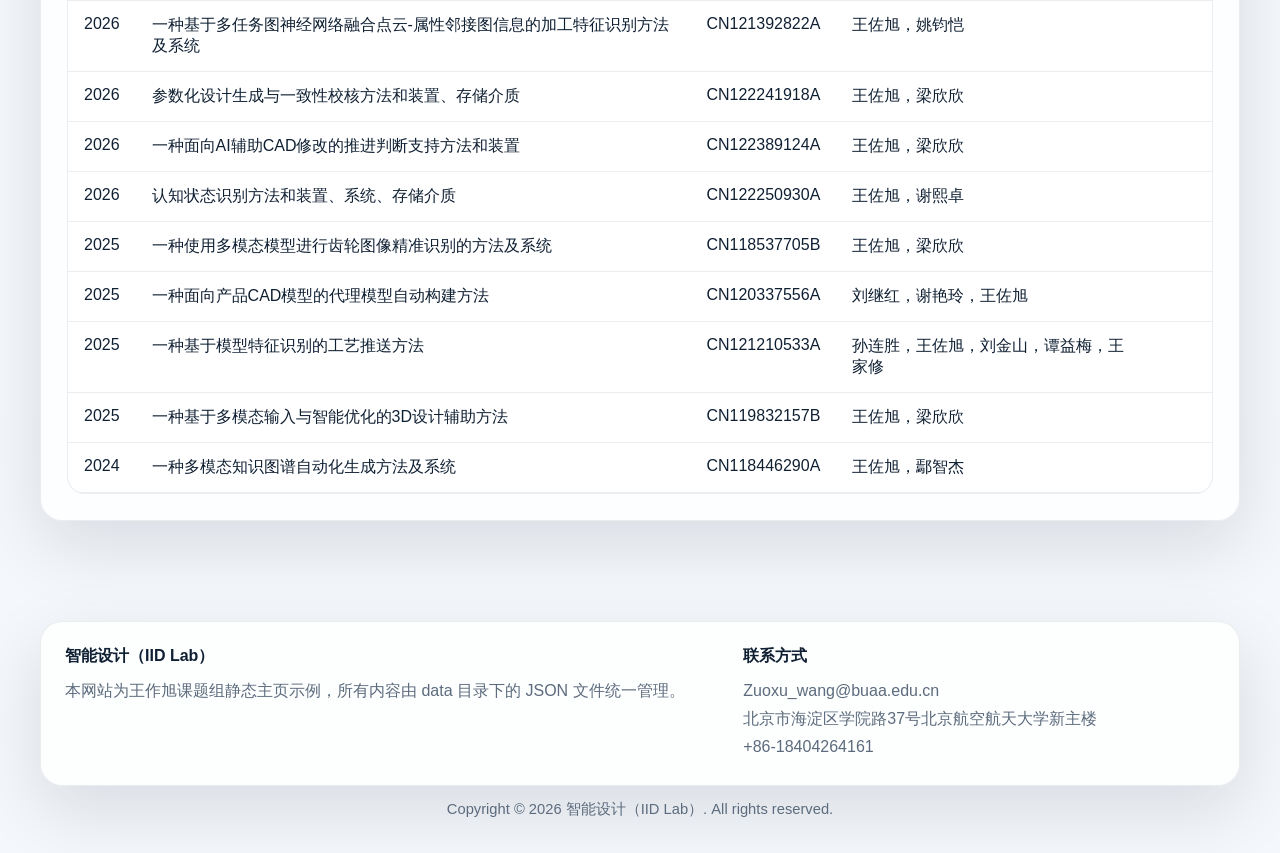
<file: stats.html>
<!DOCTYPE html>
<html lang="zh-CN">
<head>
  <meta charset="UTF-8" />
  <meta name="viewport" content="width=device-width, initial-scale=1.0" />
  <meta name="description" content="课题组成果统计" />
  <title>成果统计</title>
  <link rel="stylesheet" href="assets/css/styles.css" />
</head>
<body>
  <div class="site-shell">
    <header id="site-header" class="site-header"></header>
    <main class="site-wrap" id="page-content"></main>
    <footer id="site-footer" class="site-footer"></footer>
  </div>
  <script type="module" src="assets/js/stats.js"></script>
</body>
</html>
</file>
<file: assets/css/styles.css>
:root {
  --bg: #f4f7fb;
  --surface: #ffffff;
  --surface-2: #eef4fb;
  --text: #102033;
  --muted: #5c6b7d;
  --line: rgba(16, 32, 51, 0.12);
  --primary: #1e5b96;
  --primary-2: #113a63;
  --accent: #2f7dd1;
  --success: #1e8d57;
  --shadow: 0 24px 70px rgba(16, 32, 51, 0.12);
  --radius: 22px;
  --radius-sm: 14px;
  --content-width: 1200px;
}

* {
  box-sizing: border-box;
}

html {
  scroll-behavior: smooth;
}

body {
  margin: 0;
  color: var(--text);
  background:
    radial-gradient(circle at top left, rgba(47, 125, 209, 0.12), transparent 28%),
    radial-gradient(circle at top right, rgba(17, 58, 99, 0.08), transparent 24%),
    linear-gradient(180deg, #f8fbff 0%, var(--bg) 100%);
  font-family: "PingFang SC", "Microsoft YaHei", "Segoe UI", sans-serif;
}

a {
  color: inherit;
  text-decoration: none;
}

img {
  max-width: 100%;
  display: block;
}

.site-shell {
  min-height: 100vh;
}

.site-wrap {
  width: min(var(--content-width), calc(100% - 32px));
  margin: 0 auto;
}

.site-header {
  position: sticky;
  top: 0;
  z-index: 60;
  backdrop-filter: blur(18px);
  background: rgba(248, 251, 255, 0.86);
  border-bottom: 1px solid rgba(16, 32, 51, 0.08);
}

.topbar,
.nav-shell,
.footer-grid {
  width: min(var(--content-width), calc(100% - 32px));
  margin: 0 auto;
}

.topbar {
  display: flex;
  justify-content: space-between;
  align-items: center;
  gap: 16px;
  padding: 16px 0 10px;
}

.brand {
  display: flex;
  align-items: center;
  gap: 14px;
}

.brand-mark {
  width: 48px;
  height: 48px;
  border-radius: 16px;
  display: grid;
  place-items: center;
  background: linear-gradient(135deg, var(--primary), var(--primary-2));
  color: #fff;
  font-weight: 800;
  box-shadow: 0 14px 30px rgba(17, 58, 99, 0.25);
}

.brand-name {
  font-size: 1.02rem;
  font-weight: 800;
  letter-spacing: 0.02em;
}

.brand-subtitle,
.topbar-meta,
.section-kicker,
.hero-side-title,
.eyebrow,
.bar-year,
.bar-count,
.stat-card span {
  color: #fff;
}

.bar-chart .bar-year,
.bar-chart .bar-count {
  color: var(--text);
}

.publication-meta {
  color: var(--muted);
}

.news-date {
  color: var(--text);
}

.meta-grid span,{
  color: var(--muted);;
}


.brand-subtitle {
  font-size: 0.92rem;
  margin-top: 2px;
}

.topbar-meta {
  display: flex;
  flex-wrap: wrap;
  justify-content: flex-end;
  gap: 10px;
  font-size: 0.92rem;
}

.nav-shell {
  display: flex;
  justify-content: space-between;
  align-items: center;
  gap: 12px;
  padding: 10px 0 16px;
}

.nav-links {
  display: flex;
  flex-wrap: wrap;
  gap: 8px;
}

.nav-link {
  padding: 10px 14px;
  border-radius: 999px;
  color: var(--muted);
  border: 1px solid transparent;
  background: transparent;
  transition: all 0.2s ease;
}

.nav-link:hover,
.nav-link.active {
  color: var(--primary);
  background: rgba(30, 91, 150, 0.05);
  border-color: rgba(30, 91, 150, 0.08);
}

.nav-social {
  display: flex;
  flex-wrap: wrap;
  gap: 8px;
}

.social-link {
  padding: 10px 14px;
  border-radius: 999px;
  background: rgba(16, 32, 51, 0.04);
  color: var(--text);
}

main {
  padding: 26px 0 56px;
}

.panel {
  background: rgba(255, 255, 255, 0.82);
  border: 1px solid rgba(16, 32, 51, 0.08);
  box-shadow: var(--shadow);
  border-radius: var(--radius);
  padding: 26px;
  margin-bottom: 22px;
}

.hero {
  display: grid;
  grid-template-columns: 1.25fr 0.85fr;
  gap: 22px;
  overflow: hidden;
  background:
    linear-gradient(135deg, rgba(30, 91, 150, 0.05), rgba(17, 58, 99, 0.02)),
    rgba(255, 255, 255, 0.86);
}

.hero.compact-hero {
  align-items: center;
}

.hero-copy h1,
.detail-copy h1 {
  margin: 10px 0 14px;
  line-height: 1.08;
  font-size: clamp(2.2rem, 4.6vw, 4.2rem);
  letter-spacing: -0.04em;
}

.eyebrow,
.section-kicker {
  font-size: 0.82rem;
  font-weight: 700;
  letter-spacing: 0.16em;
}

.hero-lead {
  font-size: 1.02rem;
  line-height: 1.8;
  color: var(--muted);
  max-width: 62ch;
}

.hero-actions,
.card-actions {
  display: flex;
  flex-wrap: wrap;
  gap: 10px;
  margin-top: 18px;
}

.publication-list {
  display: grid;
  gap: 14px;
}

.publication-toggle-wrap {
  display: flex;
  justify-content: center;
  margin-top: 16px;
}

.publication-toggle {
  min-width: 140px;
}

.contact-pills {
  display: flex;
  flex-wrap: wrap;
  gap: 10px;
  margin-top: 16px;
  color: var(--muted);
}

.contact-pills span {
  padding: 8px 12px;
  background: rgba(16, 32, 51, 0.04);
  border-radius: 999px;
}

.hero-side {
  display: grid;
  gap: 14px;
}

.hero-side-card {
  border-radius: calc(var(--radius) - 4px);
  padding: 18px;
  background: linear-gradient(180deg, #f3f5f8, #e9edf3);
  color: var(--text);
}

.hero-side-card.accent {
  background: linear-gradient(180deg, #f3f5f8, #e9edf3);
  color: var(--text);
}

.hero-side-card p {
  color: var(--muted);
  line-height: 1.7;
}

.hero-side-title {
  font-size: 0.84rem;
  text-transform: uppercase;
  letter-spacing: 0.16em;
  margin-bottom: 8px;
}

.stats-grid {
  display: grid;
  grid-template-columns: repeat(2, minmax(0, 1fr));
  gap: 10px;
}

.stat-card {
  padding: 14px;
  border-radius: 16px;
  background: rgba(255, 255, 255, 0.08);
  border: 1px solid rgba(255, 255, 255, 0.08);
  color: #fff;
}

.stat-card strong {
  display: block;
  font-size: 1.5rem;
  margin-top: 6px;
  color: #fff;
}

.panel .stats-grid .stat-card {
  background: rgba(16, 32, 51, 0.03);
  border: 1px solid rgba(16, 32, 51, 0.08);
  color: var(--text);
}

.panel .stat-card strong {
  color: var(--text);
}

.stats-grid  {
  color:#fff;
}

.panel .stats-grid .stat-card span {
  color: var(--muted);
}

.hero-side-card .stat-card {
  background: rgba(255, 255, 255, 0.75);
  border-color: rgba(16, 32, 51, 0.08);
  color: var(--text);
}

.hero-side-card .stat-card span,
.hero-side-card .stat-card strong {
  color: var(--text);
}

.hero .eyebrow {
  color: var(--text);
}

.hero .hero-side-title {
  color: var(--muted);
}

.hero-side-card .section-kicker {
  color: var(--muted);
}

.section-header {
  display: flex;
  justify-content: space-between;
  align-items: end;
  gap: 16px;
  margin-bottom: 18px;
}

.section-header h2 {
  margin: 6px 0 0;
  font-size: 1.42rem;
}

.about-grid,
.card-grid {
  display: grid;
  grid-template-columns: repeat(auto-fit, minmax(240px, 1fr));
  gap: 16px;
}

.member-grid {
  grid-template-columns: repeat(3, minmax(0, 1fr));
}

.member-sections {
  display: grid;
  gap: 20px;
}

.member-section h3 {
  margin: 6px 0 0;
  font-size: 1.18rem;
}

.member-year {
  margin-top: 8px;
  color: var(--muted);
  font-size: 0.92rem;
  font-weight: 600;
}

.research-grid {
  grid-template-columns: repeat(auto-fit, minmax(250px, 1fr));
}

.research-list {
  display: grid;
  gap: 14px;
}

.research-item {
  padding: 18px 20px;
  border: 1px solid rgba(16, 32, 51, 0.08);
  border-radius: 18px;
  background: rgba(16, 32, 51, 0.02);
}

.research-title {
  margin: 0;
  font-size: 1.08rem;
}

.research-summary {
  margin: 10px 0 0;
  line-height: 1.75;
  color: var(--muted);
}

.project-grid {
  grid-template-columns: repeat(2, minmax(0, 1fr));
}

.patent-grid,
.software-grid {
  grid-template-columns: repeat(auto-fit, minmax(260px, 1fr));
}

.patent-grid {
  grid-template-columns: repeat(2, minmax(0, 1fr));
}

.project-card {
  overflow: hidden;
}

.research-thumb-link {
  aspect-ratio: 16 / 9;
  background: linear-gradient(135deg, #d9e6f5, #c8d7eb);
}

.research-thumb {
  transition: transform 0.35s ease;
}

.project-card:hover .research-thumb {
  transform: scale(1.03);
}

.research-contribution-card .card-subtitle {
  color: var(--text);
}

.card,
.news-item,
.error-box,
.table-wrap,
.bar-chart {
  border-radius: 18px;
  background: var(--surface);
  border: 1px solid rgba(16, 32, 51, 0.08);
}

.card {
  overflow: hidden;
}

.card-body {
  padding: 18px;
}

.card-head {
  display: flex;
  justify-content: space-between;
  gap: 10px;
  align-items: flex-start;
}

.card-title {
  margin: 0;
  line-height: 1.35;
  font-size: 1.05rem;
}

.card-title a:hover,
.inline-link:hover {
  color: var(--primary);
  text-decoration: underline;
}

.card-subtitle,
.card-text,
.publication-meta,
.news-content p,
.detail-summary {
  line-height: 1.72;
}

.card-text {
  margin: 10px 0 0;
  color: var(--muted);
}

.card-image-link {
  display: block;
  aspect-ratio: 16 / 10;
  overflow: hidden;
  background: linear-gradient(135deg, #dfe9f7, #cbd9ee);
}

.card-image,
.detail-image {
  width: 100%;
  height: 100%;
  object-fit: cover;
}

.card-image {
  transition: transform 0.35s ease;
}

.card:hover .card-image {
  transform: scale(1.03);
}

.member-card.compact .card-body {
  padding-top: 14px;
}

.info-card {
  display: block;
}

.chip-list {
  display: flex;
  flex-wrap: wrap;
  gap: 8px;
  margin-top: 14px;
}

.chip {
  padding: 8px 12px;
  border-radius: 999px;
  background: rgba(30, 91, 150, 0.08);
  color: var(--primary-2);
  border: 1px solid rgba(30, 91, 150, 0.12);
  font-size: 0.9rem;
}

.chip-link:hover {
  background: rgba(30, 91, 150, 0.14);
}

.badge {
  padding: 6px 10px;
  border-radius: 999px;
  font-size: 0.8rem;
  white-space: nowrap;
}

.badge-blue {
  color: #11406a;
  background: rgba(47, 125, 209, 0.12);
}

.badge-success {
  color: #0f6b3e;
  background: rgba(30, 141, 87, 0.12);
}

.badge-neutral {
  color: #475467;
  background: rgba(71, 84, 103, 0.12);
}

.btn {
  display: inline-flex;
  align-items: center;
  justify-content: center;
  gap: 8px;
  min-height: 42px;
  padding: 0 16px;
  border-radius: 12px;
  border: 1px solid transparent;
  font-weight: 700;
  transition: transform 0.2s ease, box-shadow 0.2s ease, background 0.2s ease;
}

.btn:hover {
  transform: translateY(-1px);
  box-shadow: 0 12px 26px rgba(16, 32, 51, 0.12);
}

.btn-primary {
  color: #fff;
  background: linear-gradient(135deg, var(--primary), var(--primary-2));
}

.btn-secondary {
  color: var(--primary-2);
  background: #fff;
  border-color: rgba(30, 91, 150, 0.18);
}

.meta-grid {
  display: grid;
  grid-template-columns: repeat(auto-fit, minmax(120px, 1fr));
  gap: 10px;
  margin-top: 16px;
}

.meta-grid div {
  padding: 12px;
  border-radius: 14px;
  background: rgba(16, 32, 51, 0.03);
}

.meta-grid span {
  display: block;
  font-size: 0.82rem;
  margin-bottom: 6px;
}

.meta-grid strong {
  display: block;
  font-size: 0.95rem;
  line-height: 1.45;
}

.publication-card {
  display: grid;
  grid-template-columns: 92px 1fr;
}

.patent-card {
  display: block;
}

.patent-card .card-body {
  padding-top: 18px;
}

.software-card {
  display: block;
}

.software-card .card-body {
  padding-top: 18px;
}

.publication-year {
  display: grid;
  place-items: center;
  font-weight: 800;
  font-size: 1.2rem;
  color: #fff;
  background: linear-gradient(135deg, var(--primary), var(--primary-2));
}

.publication-authors {
  font-weight: 600;
  color: var(--text);
}

.news-list {
  display: grid;
  gap: 14px;
}

.news-item {
  display: grid;
  grid-template-columns: 140px 1fr;
  overflow: hidden;
}

.news-date {
  padding: 18px;
  border-right: 1px solid rgba(16, 32, 51, 0.08);
  font-weight: 700;
}

.news-content {
  padding: 18px;
}

.news-content h3 {
  margin: 0 0 8px;
}

.detail-grid {
  display: grid;
  grid-template-columns: 360px 1fr;
  gap: 22px;
  align-items: start;
}

.detail-visual {
  background: var(--surface);
  border-radius: 22px;
  overflow: hidden;
  border: 1px solid rgba(16, 32, 51, 0.08);
  box-shadow: var(--shadow);
}

.detail-image {
  aspect-ratio: 4 / 3;
}

.detail-badges {
  display: flex;
  flex-wrap: wrap;
  gap: 8px;
  padding: 16px;
}

.detail-copy {
  min-width: 0;
}

.detail-summary {
  color: var(--muted);
  margin-top: 16px;
}

.detail-meta {
  margin-top: 18px;
}

.table-wrap {
  overflow: auto;
}

.data-table {
  width: 100%;
  border-collapse: collapse;
  min-width: 760px;
}

.data-table th,
.data-table td {
  padding: 14px 16px;
  text-align: left;
  border-bottom: 1px solid rgba(16, 32, 51, 0.08);
  vertical-align: top;
}

.data-table th {
  background: rgba(16, 32, 51, 0.03);
  color: var(--text);
}

.inline-link {
  color: var(--primary);
  font-weight: 700;
  margin-right: 12px;
}

.bar-chart {
  padding: 18px;
}

.bar-row {
  display: grid;
  grid-template-columns: 64px 1fr 32px;
  align-items: center;
  gap: 12px;
  padding: 8px 0;
}

.bar-track {
  height: 12px;
  border-radius: 999px;
  background: rgba(16, 32, 51, 0.06);
  overflow: hidden;
}

.bar-fill {
  height: 100%;
  border-radius: 999px;
  background: linear-gradient(90deg, var(--primary), var(--accent));
}

.empty-state {
  padding: 24px;
  color: var(--muted);
  background: rgba(16, 32, 51, 0.03);
  border-radius: 16px;
}

.error-box {
  padding: 24px;
}

.error-box pre {
  white-space: pre-wrap;
  color: #8b1c1c;
  background: rgba(139, 28, 28, 0.06);
  padding: 14px;
  border-radius: 12px;
  overflow: auto;
}

.stats-note {
  margin-top: 16px;
  color: var(--muted);
}

.site-footer {
  padding: 22px 0 34px;
}

.footer-grid {
  display: grid;
  grid-template-columns: 1.4fr 1fr;
  gap: 18px;
  padding: 24px;
  background: rgba(255, 255, 255, 0.8);
  border: 1px solid rgba(16, 32, 51, 0.08);
  border-radius: 22px;
  box-shadow: var(--shadow);
}

.footer-title {
  font-weight: 800;
  margin-bottom: 10px;
  color: var(--text);
}

.footer-text {
  line-height: 1.75;
  margin: 0;
  color: var(--muted);
}

.footer-bottom {
  text-align: center;
  padding-top: 14px;
  font-size: 0.92rem;
  color: var(--muted);
}

@media (max-width: 980px) {
  .hero,
  .detail-grid,
  .footer-grid {
    grid-template-columns: 1fr;
  }

  .topbar,
  .nav-shell {
    flex-direction: column;
    align-items: flex-start;
  }

  .topbar-meta {
    justify-content: flex-start;
  }
}

@media (max-width: 720px) {
  .site-wrap,
  .topbar,
  .nav-shell,
  .footer-grid {
    width: min(100% - 20px, var(--content-width));
  }

  .panel {
    padding: 18px;
    border-radius: 18px;
  }

  .stats-grid {
    grid-template-columns: 1fr;
  }

  .member-grid {
    grid-template-columns: 1fr;
  }

  .publication-card,
  .patent-card,
  .software-card,
  .project-card,
  .news-item {
    grid-template-columns: 1fr;
  }

  .project-grid,
  .patent-grid {
    grid-template-columns: 1fr;
  }

  .publication-year,
  .news-date {
    min-height: 64px;
    border-right: 0;
    border-bottom: 1px solid rgba(16, 32, 51, 0.08);
  }

  .data-table {
    min-width: 680px;
  }
}

@media (prefers-reduced-motion: reduce) {
  html {
    scroll-behavior: auto;
  }

  *,
  *::before,
  *::after {
    animation: none !important;
    transition: none !important;
  }
}
</file>
